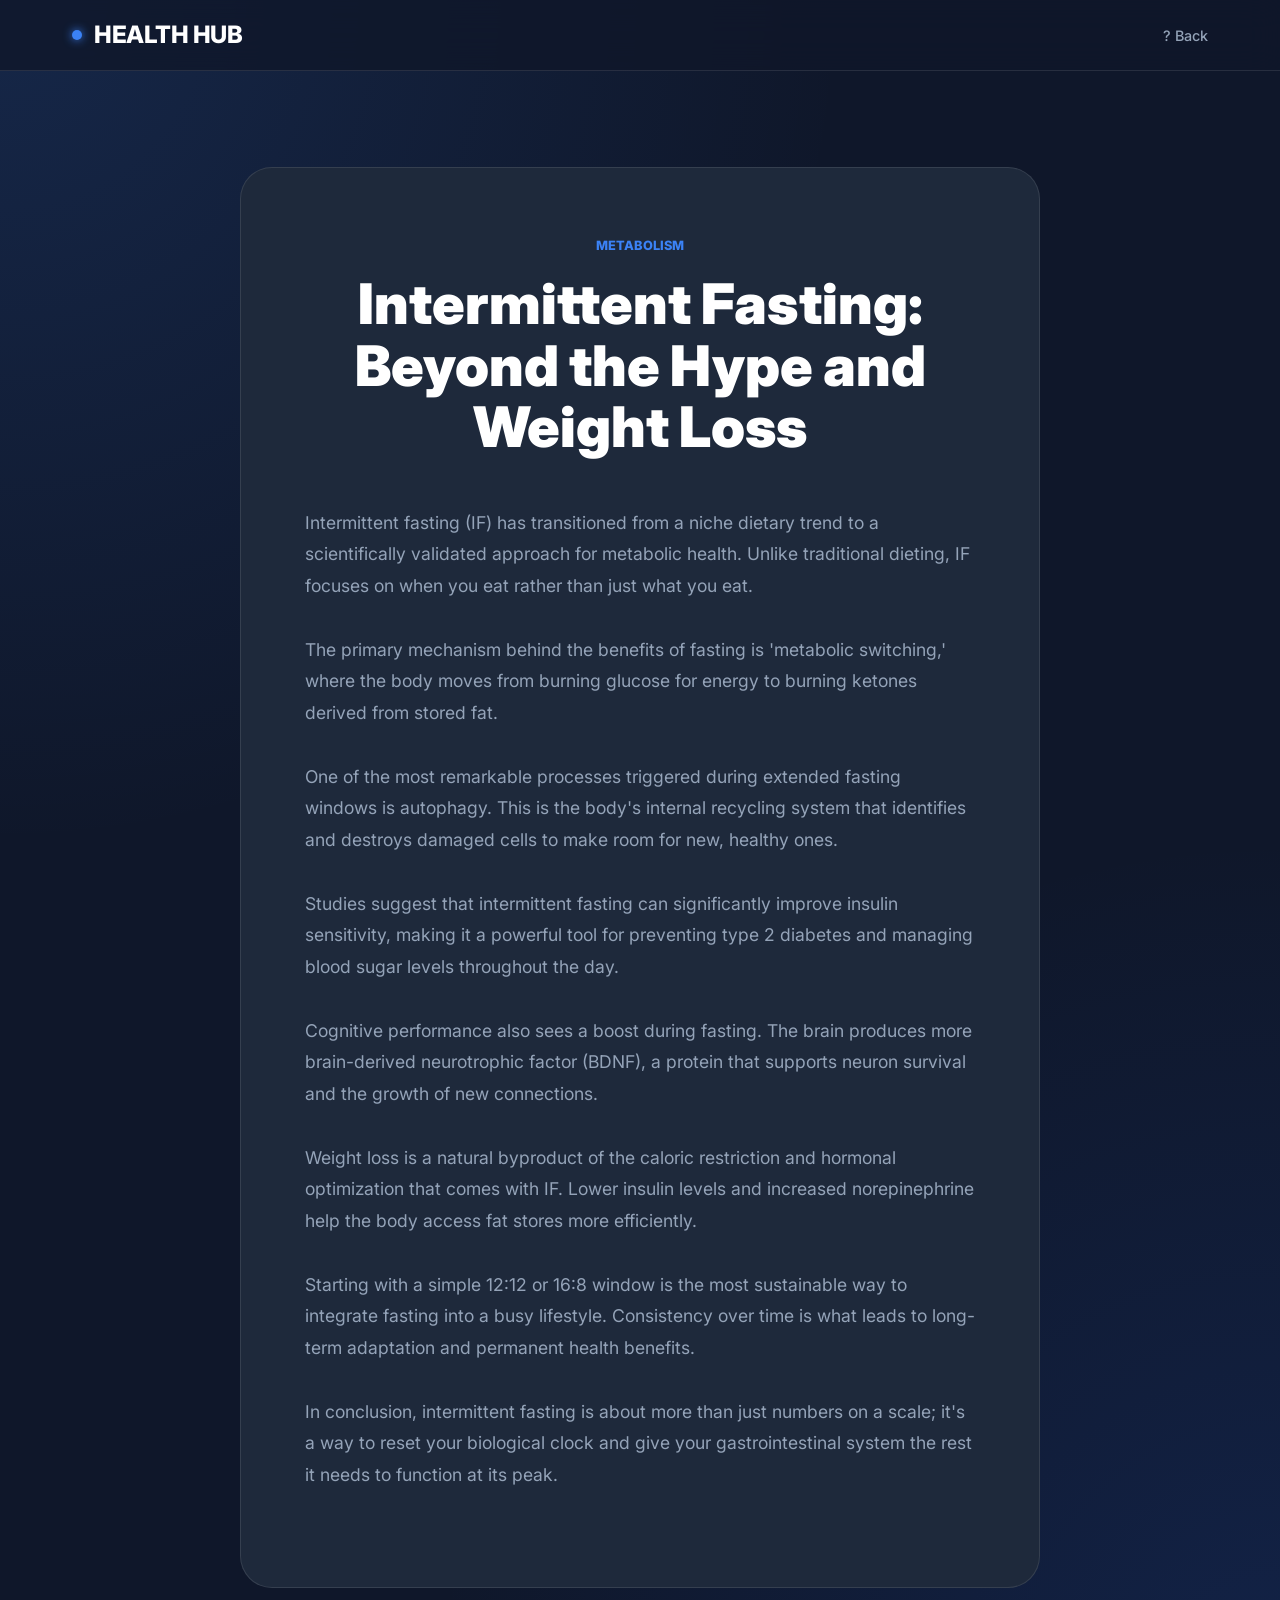
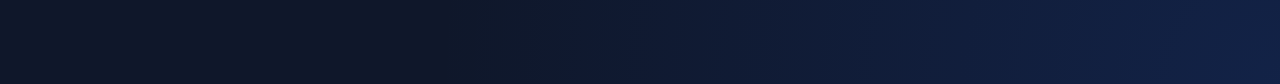
<file: articles/article1.html>
<!DOCTYPE html>
<html lang="en">
<head>
    
    <meta charset="UTF-8">
    <meta name="viewport" content="width=device-width, initial-scale=1.0">
    <title>Intermittent Fasting: Beyond the Hype and Weight Loss - Health Hub</title>
    <link rel="stylesheet" href="../style.css">
    <link href="https://fonts.googleapis.com/css2?family=Inter:wght@300;400;500;600;700;800;900&display=swap" rel="stylesheet">
</head>
<body style="min-height: 100vh; background-color: #0f172a; color: #f8fafc; font-family: 'Inter', sans-serif;">
    <nav class="navbar" style="position: sticky; top: 0; background: rgba(15, 23, 42, 0.8); backdrop-filter: blur(16px); padding: 1rem 0; border-bottom: 1px solid rgba(255,255,255,0.1); z-index: 1000;">
        <div class="nav-container" style="max-width: 1200px; margin: 0 auto; padding: 0 2rem; display: flex; justify-content: space-between; align-items: center;">
            <a href="../index.html" class="brand" style="color: #fff; text-decoration: none; font-weight: 800; display: flex; align-items: center; gap: 0.75rem;"><div class="brand-dot" style="width: 10px; height: 10px; background: #3b82f6; border-radius: 50%; box-shadow: 0 0 10px #3b82f6;"></div>HEALTH HUB</a>
            <div class="nav-links"><a href="../index.html" style="color: #94a3b8; text-decoration: none; font-size: 0.9rem; font-weight: 500;">? Back</a></div>
        </div>
    </nav>
    <main class="container" style="padding: 6rem 2rem;">
        <article style="max-width: 800px; margin: 0 auto; background: #1e293b; padding: 4rem; border-radius: 32px; border: 1px solid rgba(255,255,255,0.1);">
            <header style="margin-bottom: 3rem; text-align: center;">
                <span style="color: #3b82f6; font-size: 0.8rem; font-weight: 800; text-transform: uppercase;">Metabolism</span>
                <h1 style="font-size: 3.5rem; font-weight: 900; margin-top: 1rem; line-height: 1.1; color: #fff;">Intermittent Fasting: Beyond the Hype and Weight Loss</h1>
            </header>
            <div style="line-height: 1.8; color: #94a3b8; font-size: 1.1rem;">
                <p style='margin-bottom: 2rem;'>Intermittent fasting (IF) has transitioned from a niche dietary trend to a scientifically validated approach for metabolic health. Unlike traditional dieting, IF focuses on when you eat rather than just what you eat.</p>
<p style='margin-bottom: 2rem;'>The primary mechanism behind the benefits of fasting is 'metabolic switching,' where the body moves from burning glucose for energy to burning ketones derived from stored fat.</p>
<p style='margin-bottom: 2rem;'>One of the most remarkable processes triggered during extended fasting windows is autophagy. This is the body's internal recycling system that identifies and destroys damaged cells to make room for new, healthy ones.</p>
<p style='margin-bottom: 2rem;'>Studies suggest that intermittent fasting can significantly improve insulin sensitivity, making it a powerful tool for preventing type 2 diabetes and managing blood sugar levels throughout the day.</p>
<p style='margin-bottom: 2rem;'>Cognitive performance also sees a boost during fasting. The brain produces more brain-derived neurotrophic factor (BDNF), a protein that supports neuron survival and the growth of new connections.</p>
<p style='margin-bottom: 2rem;'>Weight loss is a natural byproduct of the caloric restriction and hormonal optimization that comes with IF. Lower insulin levels and increased norepinephrine help the body access fat stores more efficiently.</p>
<p style='margin-bottom: 2rem;'>Starting with a simple 12:12 or 16:8 window is the most sustainable way to integrate fasting into a busy lifestyle. Consistency over time is what leads to long-term adaptation and permanent health benefits.</p>
<p style='margin-bottom: 2rem;'>In conclusion, intermittent fasting is about more than just numbers on a scale; it's a way to reset your biological clock and give your gastrointestinal system the rest it needs to function at its peak.</p>

            </div>
        </article>
    </main>
    
</body>
</html>
</file>
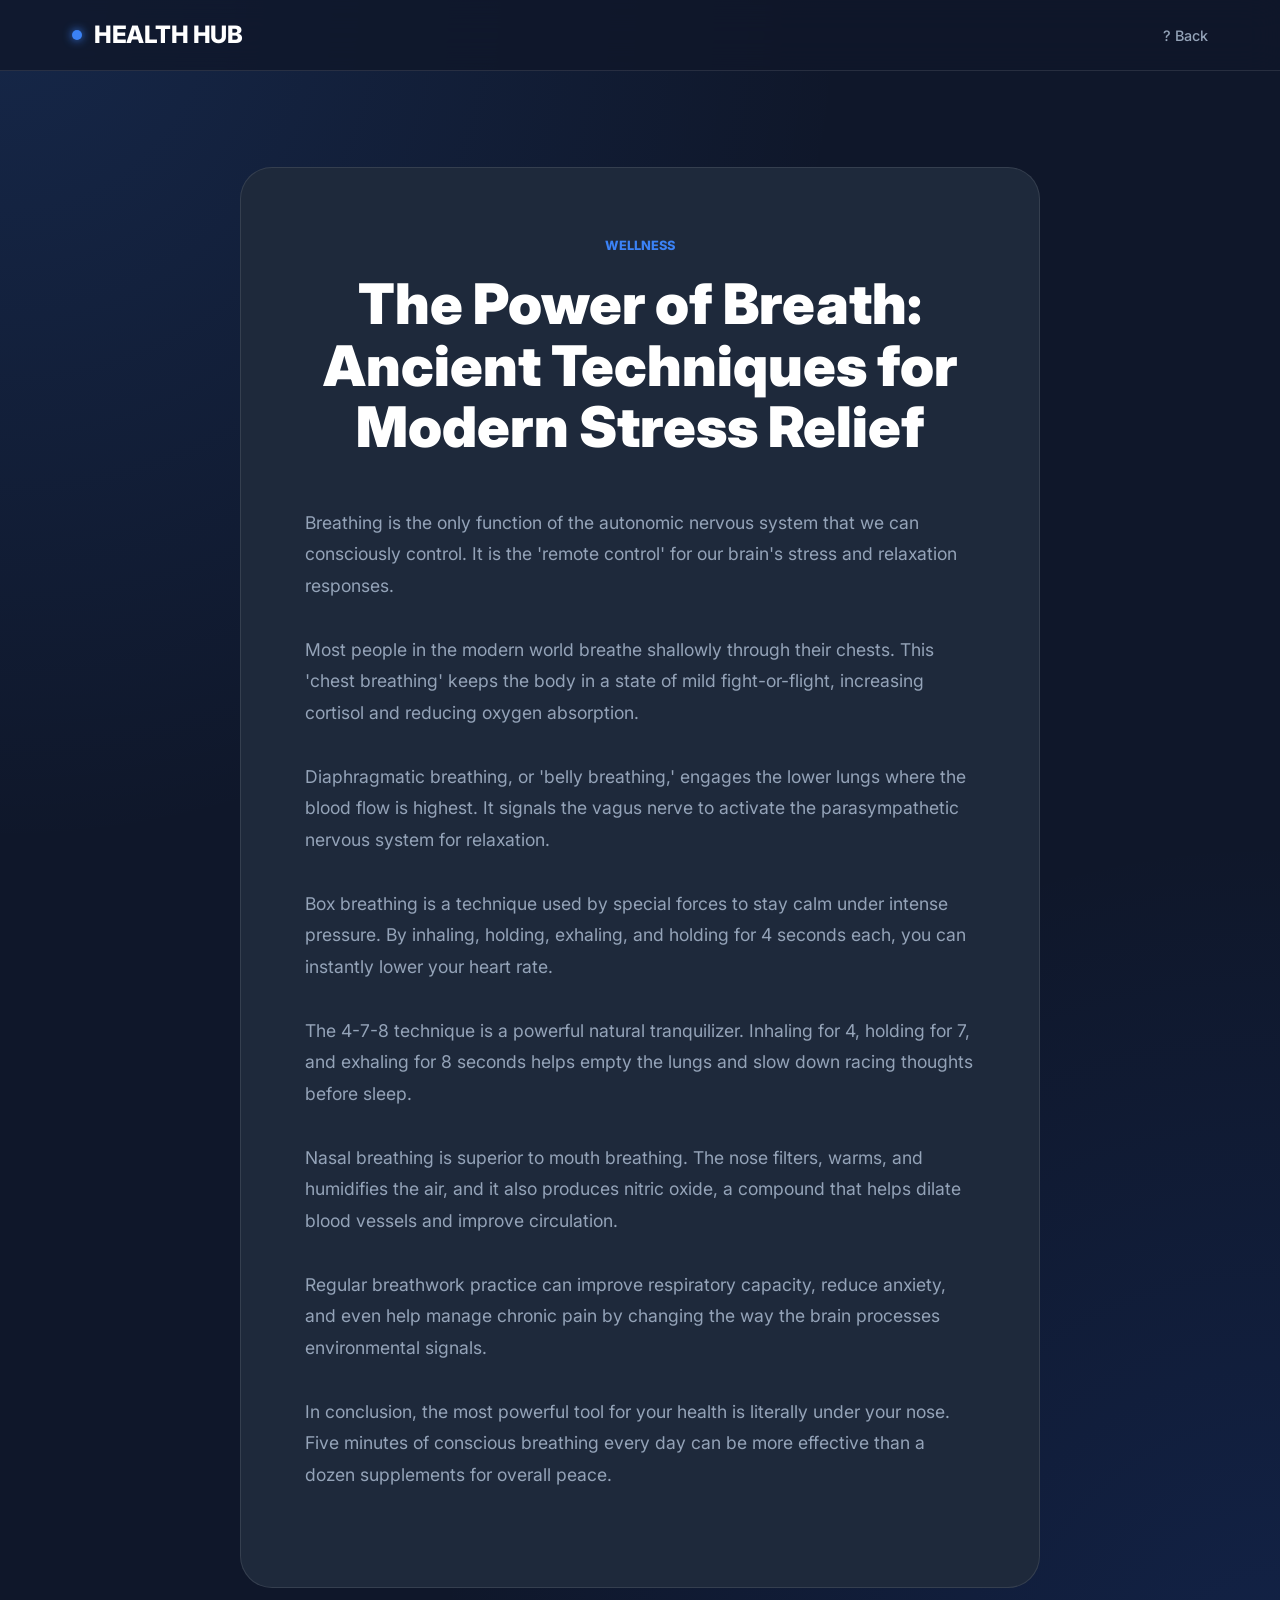
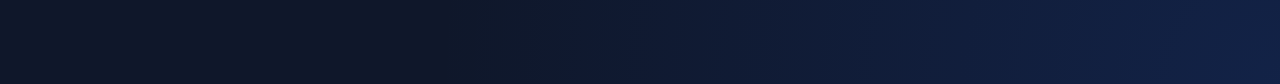
<file: articles/article10.html>
<!DOCTYPE html>
<html lang="en">
<head>
    
    <meta charset="UTF-8">
    <meta name="viewport" content="width=device-width, initial-scale=1.0">
    <title>The Power of Breath: Ancient Techniques for Modern Stress Relief - Health Hub</title>
    <link rel="stylesheet" href="../style.css">
    <link href="https://fonts.googleapis.com/css2?family=Inter:wght@300;400;500;600;700;800;900&display=swap" rel="stylesheet">
</head>
<body style="min-height: 100vh; background-color: #0f172a; color: #f8fafc; font-family: 'Inter', sans-serif;">
    <nav class="navbar" style="position: sticky; top: 0; background: rgba(15, 23, 42, 0.8); backdrop-filter: blur(16px); padding: 1rem 0; border-bottom: 1px solid rgba(255,255,255,0.1); z-index: 1000;">
        <div class="nav-container" style="max-width: 1200px; margin: 0 auto; padding: 0 2rem; display: flex; justify-content: space-between; align-items: center;">
            <a href="../index.html" class="brand" style="color: #fff; text-decoration: none; font-weight: 800; display: flex; align-items: center; gap: 0.75rem;"><div class="brand-dot" style="width: 10px; height: 10px; background: #3b82f6; border-radius: 50%; box-shadow: 0 0 10px #3b82f6;"></div>HEALTH HUB</a>
            <div class="nav-links"><a href="../index.html" style="color: #94a3b8; text-decoration: none; font-size: 0.9rem; font-weight: 500;">? Back</a></div>
        </div>
    </nav>
    <main class="container" style="padding: 6rem 2rem;">
        <article style="max-width: 800px; margin: 0 auto; background: #1e293b; padding: 4rem; border-radius: 32px; border: 1px solid rgba(255,255,255,0.1);">
            <header style="margin-bottom: 3rem; text-align: center;">
                <span style="color: #3b82f6; font-size: 0.8rem; font-weight: 800; text-transform: uppercase;">Wellness</span>
                <h1 style="font-size: 3.5rem; font-weight: 900; margin-top: 1rem; line-height: 1.1; color: #fff;">The Power of Breath: Ancient Techniques for Modern Stress Relief</h1>
            </header>
            <div style="line-height: 1.8; color: #94a3b8; font-size: 1.1rem;">
                <p style='margin-bottom: 2rem;'>Breathing is the only function of the autonomic nervous system that we can consciously control. It is the 'remote control' for our brain's stress and relaxation responses.</p>
<p style='margin-bottom: 2rem;'>Most people in the modern world breathe shallowly through their chests. This 'chest breathing' keeps the body in a state of mild fight-or-flight, increasing cortisol and reducing oxygen absorption.</p>
<p style='margin-bottom: 2rem;'>Diaphragmatic breathing, or 'belly breathing,' engages the lower lungs where the blood flow is highest. It signals the vagus nerve to activate the parasympathetic nervous system for relaxation.</p>
<p style='margin-bottom: 2rem;'>Box breathing is a technique used by special forces to stay calm under intense pressure. By inhaling, holding, exhaling, and holding for 4 seconds each, you can instantly lower your heart rate.</p>
<p style='margin-bottom: 2rem;'>The 4-7-8 technique is a powerful natural tranquilizer. Inhaling for 4, holding for 7, and exhaling for 8 seconds helps empty the lungs and slow down racing thoughts before sleep.</p>
<p style='margin-bottom: 2rem;'>Nasal breathing is superior to mouth breathing. The nose filters, warms, and humidifies the air, and it also produces nitric oxide, a compound that helps dilate blood vessels and improve circulation.</p>
<p style='margin-bottom: 2rem;'>Regular breathwork practice can improve respiratory capacity, reduce anxiety, and even help manage chronic pain by changing the way the brain processes environmental signals.</p>
<p style='margin-bottom: 2rem;'>In conclusion, the most powerful tool for your health is literally under your nose. Five minutes of conscious breathing every day can be more effective than a dozen supplements for overall peace.</p>

            </div>
        </article>
    </main>
    
</body>
</html>
</file>
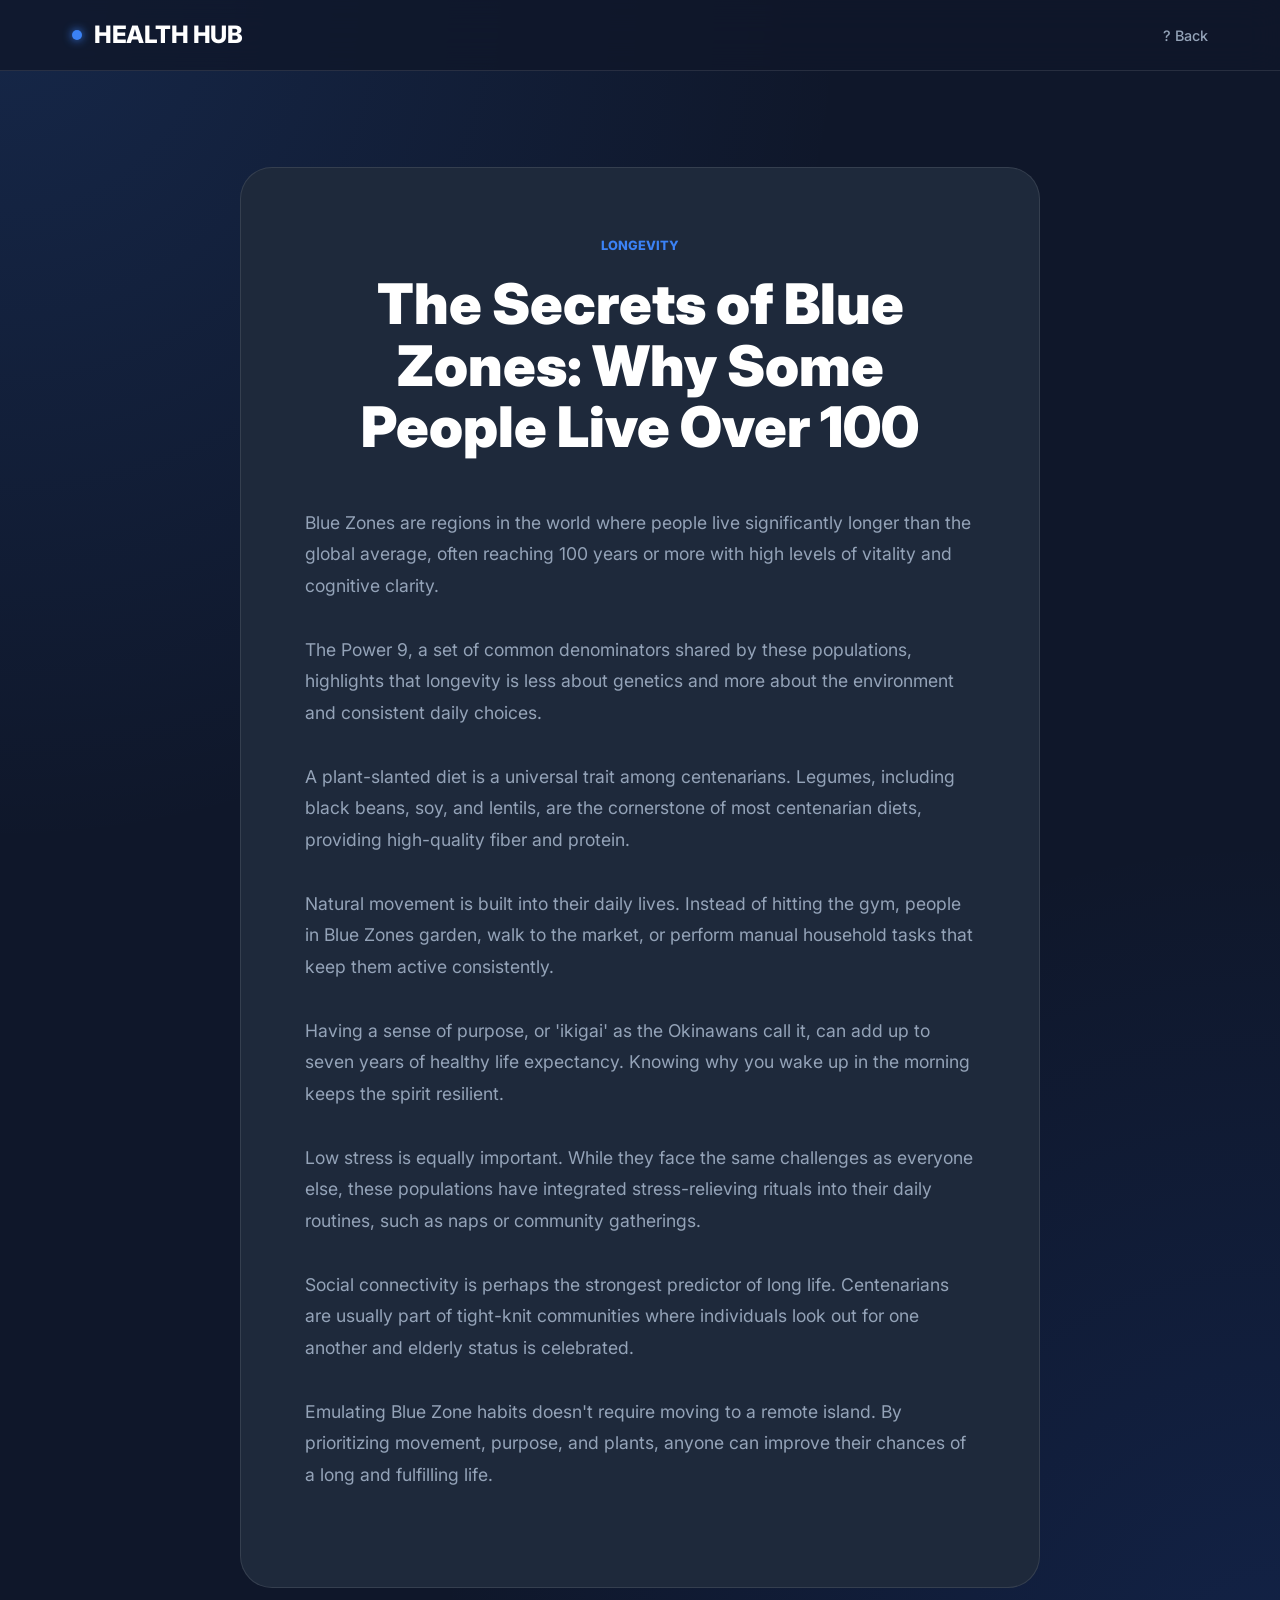
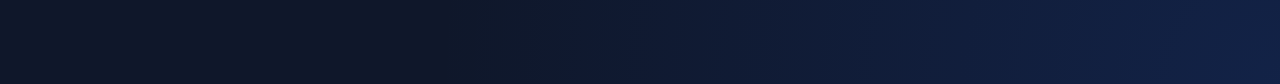
<file: articles/article2.html>
<!DOCTYPE html>
<html lang="en">
<head>
    
    <meta charset="UTF-8">
    <meta name="viewport" content="width=device-width, initial-scale=1.0">
    <title>The Secrets of Blue Zones: Why Some People Live Over 100 - Health Hub</title>
    <link rel="stylesheet" href="../style.css">
    <link href="https://fonts.googleapis.com/css2?family=Inter:wght@300;400;500;600;700;800;900&display=swap" rel="stylesheet">
</head>
<body style="min-height: 100vh; background-color: #0f172a; color: #f8fafc; font-family: 'Inter', sans-serif;">
    <nav class="navbar" style="position: sticky; top: 0; background: rgba(15, 23, 42, 0.8); backdrop-filter: blur(16px); padding: 1rem 0; border-bottom: 1px solid rgba(255,255,255,0.1); z-index: 1000;">
        <div class="nav-container" style="max-width: 1200px; margin: 0 auto; padding: 0 2rem; display: flex; justify-content: space-between; align-items: center;">
            <a href="../index.html" class="brand" style="color: #fff; text-decoration: none; font-weight: 800; display: flex; align-items: center; gap: 0.75rem;"><div class="brand-dot" style="width: 10px; height: 10px; background: #3b82f6; border-radius: 50%; box-shadow: 0 0 10px #3b82f6;"></div>HEALTH HUB</a>
            <div class="nav-links"><a href="../index.html" style="color: #94a3b8; text-decoration: none; font-size: 0.9rem; font-weight: 500;">? Back</a></div>
        </div>
    </nav>
    <main class="container" style="padding: 6rem 2rem;">
        <article style="max-width: 800px; margin: 0 auto; background: #1e293b; padding: 4rem; border-radius: 32px; border: 1px solid rgba(255,255,255,0.1);">
            <header style="margin-bottom: 3rem; text-align: center;">
                <span style="color: #3b82f6; font-size: 0.8rem; font-weight: 800; text-transform: uppercase;">Longevity</span>
                <h1 style="font-size: 3.5rem; font-weight: 900; margin-top: 1rem; line-height: 1.1; color: #fff;">The Secrets of Blue Zones: Why Some People Live Over 100</h1>
            </header>
            <div style="line-height: 1.8; color: #94a3b8; font-size: 1.1rem;">
                <p style='margin-bottom: 2rem;'>Blue Zones are regions in the world where people live significantly longer than the global average, often reaching 100 years or more with high levels of vitality and cognitive clarity.</p>
<p style='margin-bottom: 2rem;'>The Power 9, a set of common denominators shared by these populations, highlights that longevity is less about genetics and more about the environment and consistent daily choices.</p>
<p style='margin-bottom: 2rem;'>A plant-slanted diet is a universal trait among centenarians. Legumes, including black beans, soy, and lentils, are the cornerstone of most centenarian diets, providing high-quality fiber and protein.</p>
<p style='margin-bottom: 2rem;'>Natural movement is built into their daily lives. Instead of hitting the gym, people in Blue Zones garden, walk to the market, or perform manual household tasks that keep them active consistently.</p>
<p style='margin-bottom: 2rem;'>Having a sense of purpose, or 'ikigai' as the Okinawans call it, can add up to seven years of healthy life expectancy. Knowing why you wake up in the morning keeps the spirit resilient.</p>
<p style='margin-bottom: 2rem;'>Low stress is equally important. While they face the same challenges as everyone else, these populations have integrated stress-relieving rituals into their daily routines, such as naps or community gatherings.</p>
<p style='margin-bottom: 2rem;'>Social connectivity is perhaps the strongest predictor of long life. Centenarians are usually part of tight-knit communities where individuals look out for one another and elderly status is celebrated.</p>
<p style='margin-bottom: 2rem;'>Emulating Blue Zone habits doesn't require moving to a remote island. By prioritizing movement, purpose, and plants, anyone can improve their chances of a long and fulfilling life.</p>

            </div>
        </article>
    </main>
    
</body>
</html>
</file>
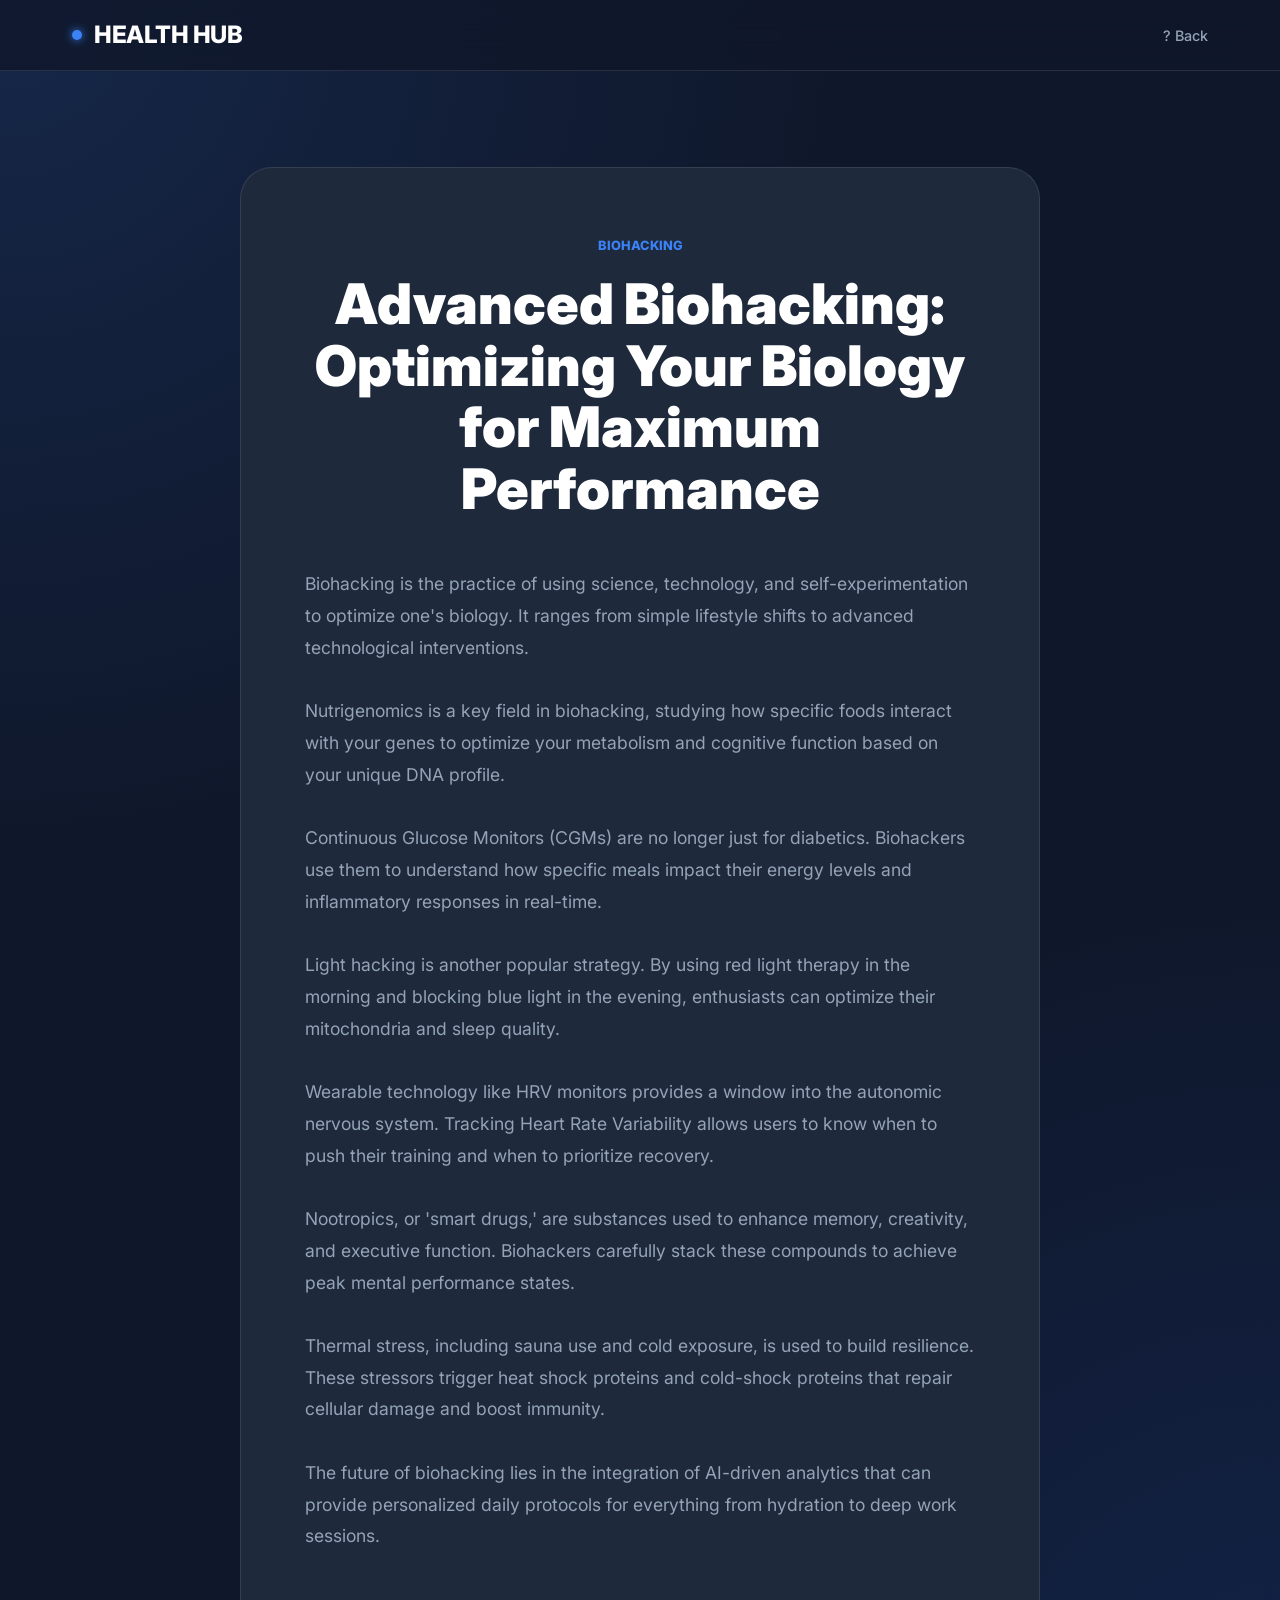
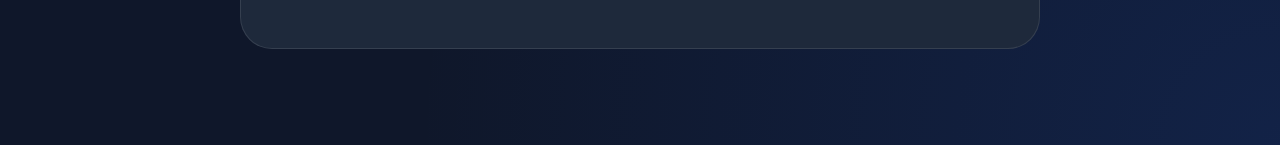
<file: articles/article3.html>
<!DOCTYPE html>
<html lang="en">
<head>
    
    <meta charset="UTF-8">
    <meta name="viewport" content="width=device-width, initial-scale=1.0">
    <title>Advanced Biohacking: Optimizing Your Biology for Maximum Performance - Health Hub</title>
    <link rel="stylesheet" href="../style.css">
    <link href="https://fonts.googleapis.com/css2?family=Inter:wght@300;400;500;600;700;800;900&display=swap" rel="stylesheet">
</head>
<body style="min-height: 100vh; background-color: #0f172a; color: #f8fafc; font-family: 'Inter', sans-serif;">
    <nav class="navbar" style="position: sticky; top: 0; background: rgba(15, 23, 42, 0.8); backdrop-filter: blur(16px); padding: 1rem 0; border-bottom: 1px solid rgba(255,255,255,0.1); z-index: 1000;">
        <div class="nav-container" style="max-width: 1200px; margin: 0 auto; padding: 0 2rem; display: flex; justify-content: space-between; align-items: center;">
            <a href="../index.html" class="brand" style="color: #fff; text-decoration: none; font-weight: 800; display: flex; align-items: center; gap: 0.75rem;"><div class="brand-dot" style="width: 10px; height: 10px; background: #3b82f6; border-radius: 50%; box-shadow: 0 0 10px #3b82f6;"></div>HEALTH HUB</a>
            <div class="nav-links"><a href="../index.html" style="color: #94a3b8; text-decoration: none; font-size: 0.9rem; font-weight: 500;">? Back</a></div>
        </div>
    </nav>
    <main class="container" style="padding: 6rem 2rem;">
        <article style="max-width: 800px; margin: 0 auto; background: #1e293b; padding: 4rem; border-radius: 32px; border: 1px solid rgba(255,255,255,0.1);">
            <header style="margin-bottom: 3rem; text-align: center;">
                <span style="color: #3b82f6; font-size: 0.8rem; font-weight: 800; text-transform: uppercase;">Biohacking</span>
                <h1 style="font-size: 3.5rem; font-weight: 900; margin-top: 1rem; line-height: 1.1; color: #fff;">Advanced Biohacking: Optimizing Your Biology for Maximum Performance</h1>
            </header>
            <div style="line-height: 1.8; color: #94a3b8; font-size: 1.1rem;">
                <p style='margin-bottom: 2rem;'>Biohacking is the practice of using science, technology, and self-experimentation to optimize one's biology. It ranges from simple lifestyle shifts to advanced technological interventions.</p>
<p style='margin-bottom: 2rem;'>Nutrigenomics is a key field in biohacking, studying how specific foods interact with your genes to optimize your metabolism and cognitive function based on your unique DNA profile.</p>
<p style='margin-bottom: 2rem;'>Continuous Glucose Monitors (CGMs) are no longer just for diabetics. Biohackers use them to understand how specific meals impact their energy levels and inflammatory responses in real-time.</p>
<p style='margin-bottom: 2rem;'>Light hacking is another popular strategy. By using red light therapy in the morning and blocking blue light in the evening, enthusiasts can optimize their mitochondria and sleep quality.</p>
<p style='margin-bottom: 2rem;'>Wearable technology like HRV monitors provides a window into the autonomic nervous system. Tracking Heart Rate Variability allows users to know when to push their training and when to prioritize recovery.</p>
<p style='margin-bottom: 2rem;'>Nootropics, or 'smart drugs,' are substances used to enhance memory, creativity, and executive function. Biohackers carefully stack these compounds to achieve peak mental performance states.</p>
<p style='margin-bottom: 2rem;'>Thermal stress, including sauna use and cold exposure, is used to build resilience. These stressors trigger heat shock proteins and cold-shock proteins that repair cellular damage and boost immunity.</p>
<p style='margin-bottom: 2rem;'>The future of biohacking lies in the integration of AI-driven analytics that can provide personalized daily protocols for everything from hydration to deep work sessions.</p>

            </div>
        </article>
    </main>
    
</body>
</html>
</file>
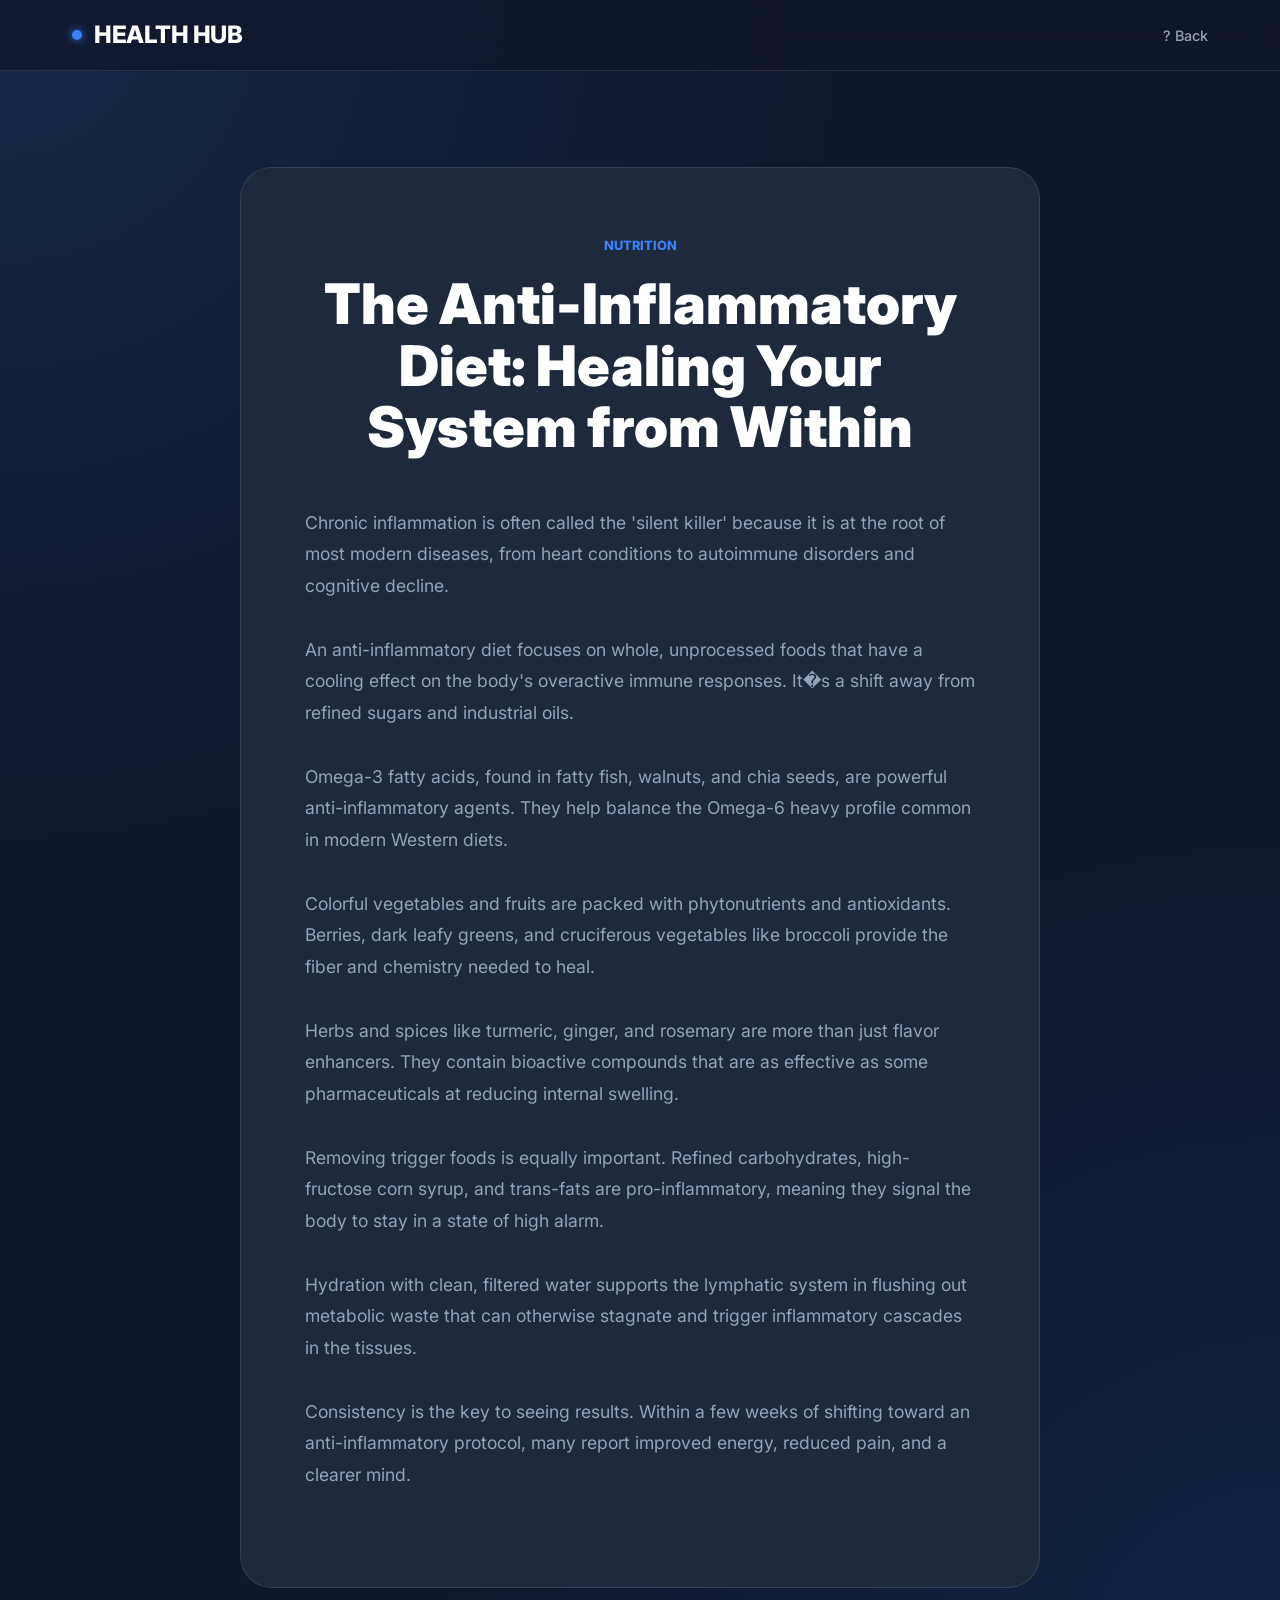
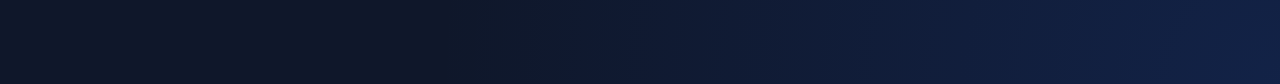
<file: articles/article4.html>
<!DOCTYPE html>
<html lang="en">
<head>
    
    <meta charset="UTF-8">
    <meta name="viewport" content="width=device-width, initial-scale=1.0">
    <title>The Anti-Inflammatory Diet: Healing Your System from Within - Health Hub</title>
    <link rel="stylesheet" href="../style.css">
    <link href="https://fonts.googleapis.com/css2?family=Inter:wght@300;400;500;600;700;800;900&display=swap" rel="stylesheet">
</head>
<body style="min-height: 100vh; background-color: #0f172a; color: #f8fafc; font-family: 'Inter', sans-serif;">
    <nav class="navbar" style="position: sticky; top: 0; background: rgba(15, 23, 42, 0.8); backdrop-filter: blur(16px); padding: 1rem 0; border-bottom: 1px solid rgba(255,255,255,0.1); z-index: 1000;">
        <div class="nav-container" style="max-width: 1200px; margin: 0 auto; padding: 0 2rem; display: flex; justify-content: space-between; align-items: center;">
            <a href="../index.html" class="brand" style="color: #fff; text-decoration: none; font-weight: 800; display: flex; align-items: center; gap: 0.75rem;"><div class="brand-dot" style="width: 10px; height: 10px; background: #3b82f6; border-radius: 50%; box-shadow: 0 0 10px #3b82f6;"></div>HEALTH HUB</a>
            <div class="nav-links"><a href="../index.html" style="color: #94a3b8; text-decoration: none; font-size: 0.9rem; font-weight: 500;">? Back</a></div>
        </div>
    </nav>
    <main class="container" style="padding: 6rem 2rem;">
        <article style="max-width: 800px; margin: 0 auto; background: #1e293b; padding: 4rem; border-radius: 32px; border: 1px solid rgba(255,255,255,0.1);">
            <header style="margin-bottom: 3rem; text-align: center;">
                <span style="color: #3b82f6; font-size: 0.8rem; font-weight: 800; text-transform: uppercase;">Nutrition</span>
                <h1 style="font-size: 3.5rem; font-weight: 900; margin-top: 1rem; line-height: 1.1; color: #fff;">The Anti-Inflammatory Diet: Healing Your System from Within</h1>
            </header>
            <div style="line-height: 1.8; color: #94a3b8; font-size: 1.1rem;">
                <p style='margin-bottom: 2rem;'>Chronic inflammation is often called the 'silent killer' because it is at the root of most modern diseases, from heart conditions to autoimmune disorders and cognitive decline.</p>
<p style='margin-bottom: 2rem;'>An anti-inflammatory diet focuses on whole, unprocessed foods that have a cooling effect on the body's overactive immune responses. It�s a shift away from refined sugars and industrial oils.</p>
<p style='margin-bottom: 2rem;'>Omega-3 fatty acids, found in fatty fish, walnuts, and chia seeds, are powerful anti-inflammatory agents. They help balance the Omega-6 heavy profile common in modern Western diets.</p>
<p style='margin-bottom: 2rem;'>Colorful vegetables and fruits are packed with phytonutrients and antioxidants. Berries, dark leafy greens, and cruciferous vegetables like broccoli provide the fiber and chemistry needed to heal.</p>
<p style='margin-bottom: 2rem;'>Herbs and spices like turmeric, ginger, and rosemary are more than just flavor enhancers. They contain bioactive compounds that are as effective as some pharmaceuticals at reducing internal swelling.</p>
<p style='margin-bottom: 2rem;'>Removing trigger foods is equally important. Refined carbohydrates, high-fructose corn syrup, and trans-fats are pro-inflammatory, meaning they signal the body to stay in a state of high alarm.</p>
<p style='margin-bottom: 2rem;'>Hydration with clean, filtered water supports the lymphatic system in flushing out metabolic waste that can otherwise stagnate and trigger inflammatory cascades in the tissues.</p>
<p style='margin-bottom: 2rem;'>Consistency is the key to seeing results. Within a few weeks of shifting toward an anti-inflammatory protocol, many report improved energy, reduced pain, and a clearer mind.</p>

            </div>
        </article>
    </main>
    
</body>
</html>
</file>
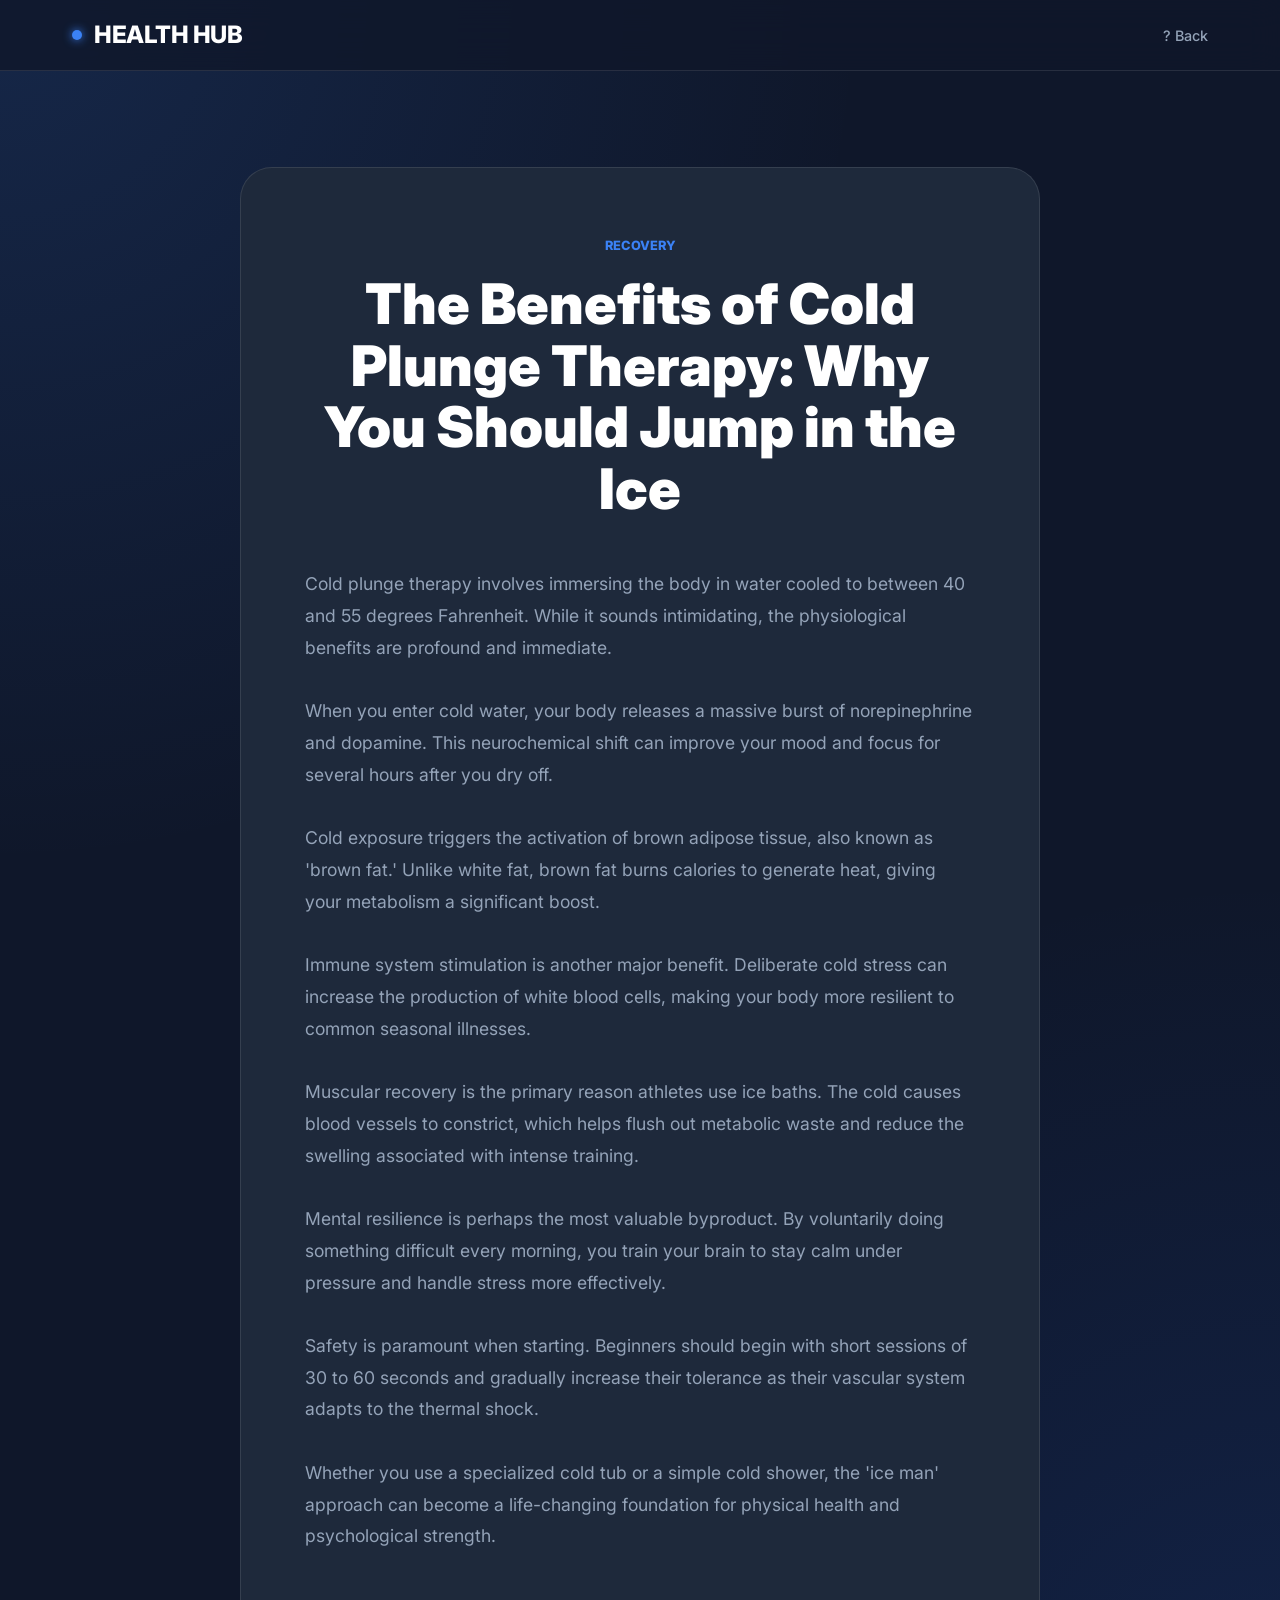
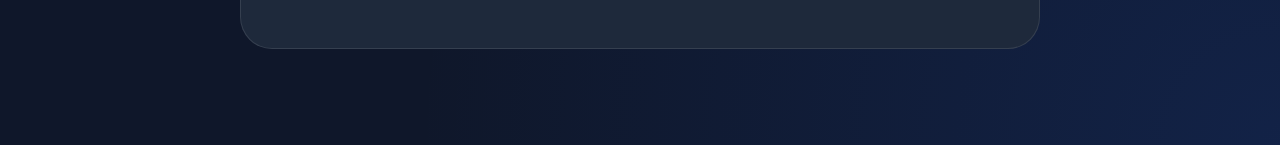
<file: articles/article5.html>
<!DOCTYPE html>
<html lang="en">
<head>
    
    <meta charset="UTF-8">
    <meta name="viewport" content="width=device-width, initial-scale=1.0">
    <title>The Benefits of Cold Plunge Therapy: Why You Should Jump in the Ice - Health Hub</title>
    <link rel="stylesheet" href="../style.css">
    <link href="https://fonts.googleapis.com/css2?family=Inter:wght@300;400;500;600;700;800;900&display=swap" rel="stylesheet">
</head>
<body style="min-height: 100vh; background-color: #0f172a; color: #f8fafc; font-family: 'Inter', sans-serif;">
    <nav class="navbar" style="position: sticky; top: 0; background: rgba(15, 23, 42, 0.8); backdrop-filter: blur(16px); padding: 1rem 0; border-bottom: 1px solid rgba(255,255,255,0.1); z-index: 1000;">
        <div class="nav-container" style="max-width: 1200px; margin: 0 auto; padding: 0 2rem; display: flex; justify-content: space-between; align-items: center;">
            <a href="../index.html" class="brand" style="color: #fff; text-decoration: none; font-weight: 800; display: flex; align-items: center; gap: 0.75rem;"><div class="brand-dot" style="width: 10px; height: 10px; background: #3b82f6; border-radius: 50%; box-shadow: 0 0 10px #3b82f6;"></div>HEALTH HUB</a>
            <div class="nav-links"><a href="../index.html" style="color: #94a3b8; text-decoration: none; font-size: 0.9rem; font-weight: 500;">? Back</a></div>
        </div>
    </nav>
    <main class="container" style="padding: 6rem 2rem;">
        <article style="max-width: 800px; margin: 0 auto; background: #1e293b; padding: 4rem; border-radius: 32px; border: 1px solid rgba(255,255,255,0.1);">
            <header style="margin-bottom: 3rem; text-align: center;">
                <span style="color: #3b82f6; font-size: 0.8rem; font-weight: 800; text-transform: uppercase;">Recovery</span>
                <h1 style="font-size: 3.5rem; font-weight: 900; margin-top: 1rem; line-height: 1.1; color: #fff;">The Benefits of Cold Plunge Therapy: Why You Should Jump in the Ice</h1>
            </header>
            <div style="line-height: 1.8; color: #94a3b8; font-size: 1.1rem;">
                <p style='margin-bottom: 2rem;'>Cold plunge therapy involves immersing the body in water cooled to between 40 and 55 degrees Fahrenheit. While it sounds intimidating, the physiological benefits are profound and immediate.</p>
<p style='margin-bottom: 2rem;'>When you enter cold water, your body releases a massive burst of norepinephrine and dopamine. This neurochemical shift can improve your mood and focus for several hours after you dry off.</p>
<p style='margin-bottom: 2rem;'>Cold exposure triggers the activation of brown adipose tissue, also known as 'brown fat.' Unlike white fat, brown fat burns calories to generate heat, giving your metabolism a significant boost.</p>
<p style='margin-bottom: 2rem;'>Immune system stimulation is another major benefit. Deliberate cold stress can increase the production of white blood cells, making your body more resilient to common seasonal illnesses.</p>
<p style='margin-bottom: 2rem;'>Muscular recovery is the primary reason athletes use ice baths. The cold causes blood vessels to constrict, which helps flush out metabolic waste and reduce the swelling associated with intense training.</p>
<p style='margin-bottom: 2rem;'>Mental resilience is perhaps the most valuable byproduct. By voluntarily doing something difficult every morning, you train your brain to stay calm under pressure and handle stress more effectively.</p>
<p style='margin-bottom: 2rem;'>Safety is paramount when starting. Beginners should begin with short sessions of 30 to 60 seconds and gradually increase their tolerance as their vascular system adapts to the thermal shock.</p>
<p style='margin-bottom: 2rem;'>Whether you use a specialized cold tub or a simple cold shower, the 'ice man' approach can become a life-changing foundation for physical health and psychological strength.</p>

            </div>
        </article>
    </main>
    
</body>
</html>
</file>
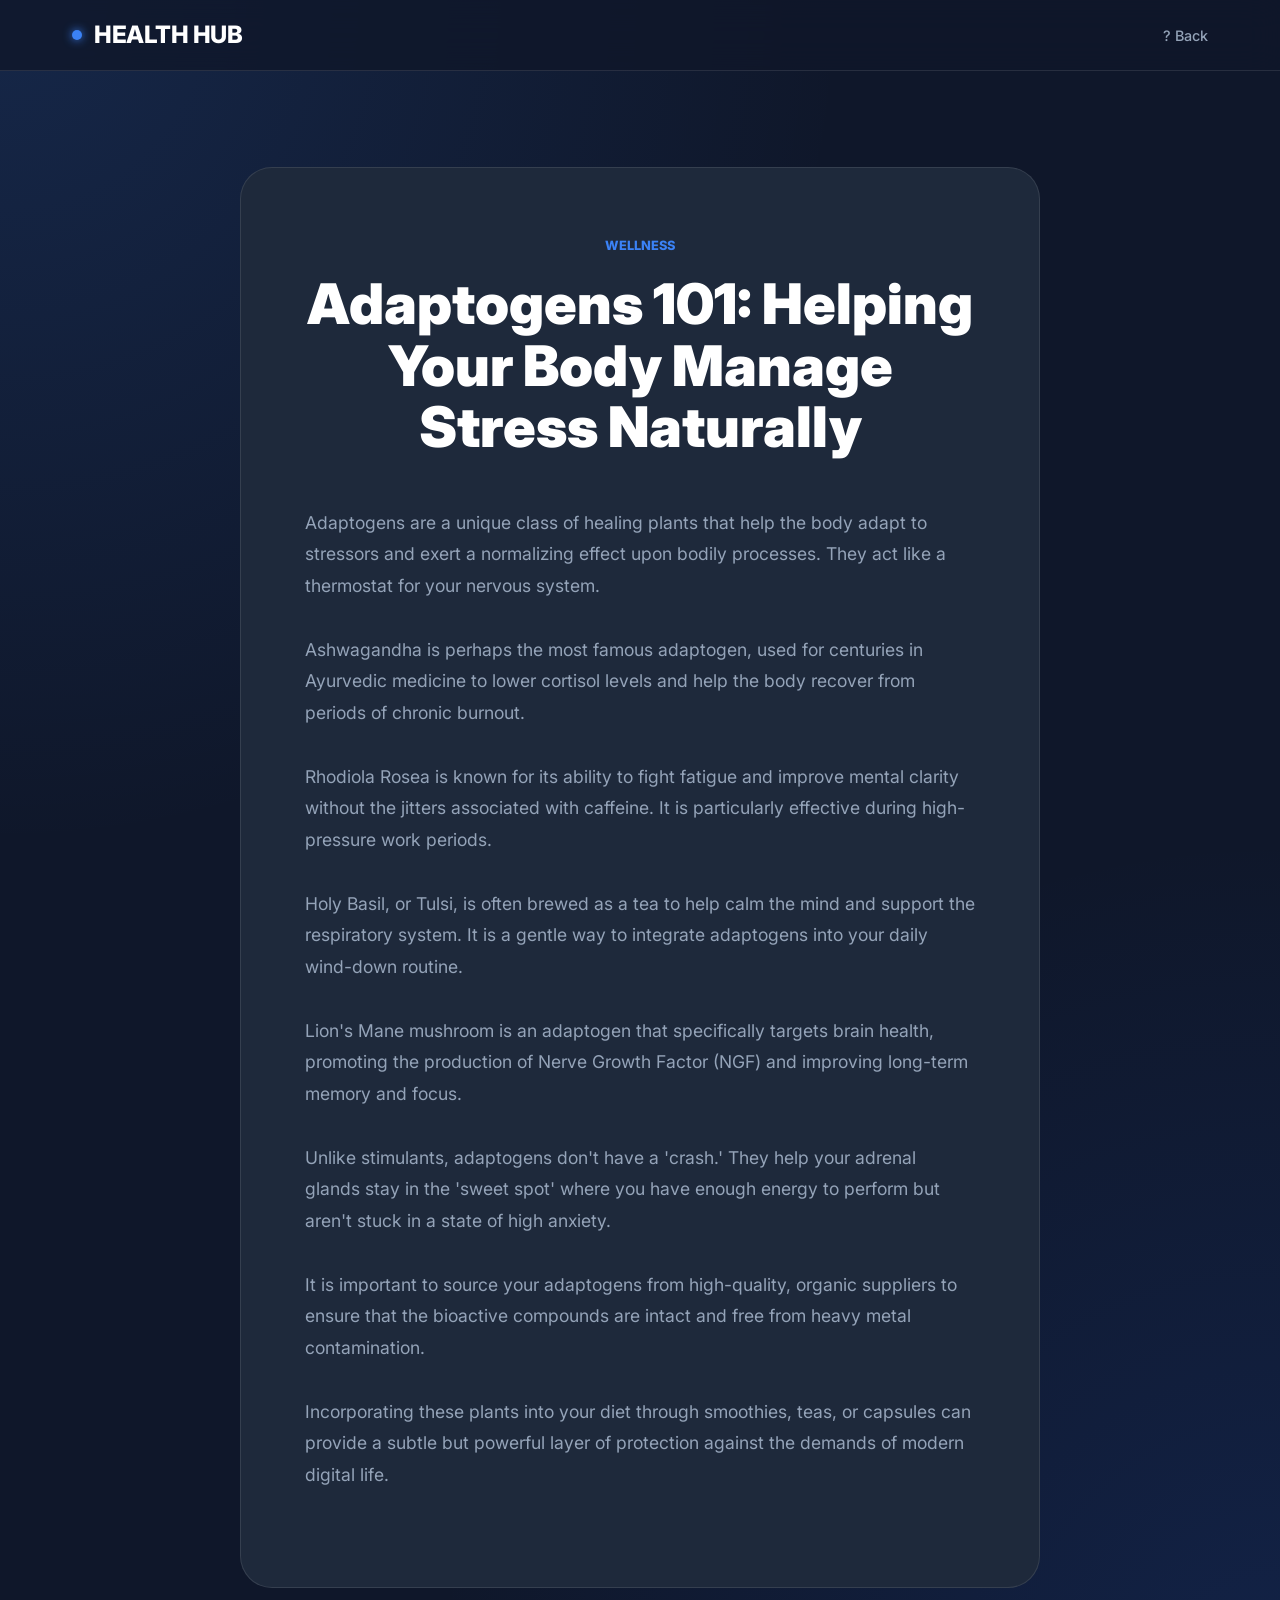
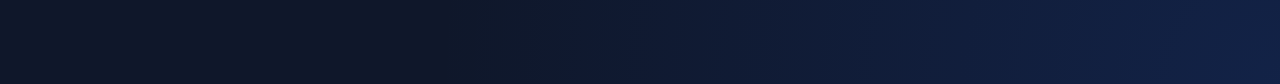
<file: articles/article6.html>
<!DOCTYPE html>
<html lang="en">
<head>
    
    <meta charset="UTF-8">
    <meta name="viewport" content="width=device-width, initial-scale=1.0">
    <title>Adaptogens 101: Helping Your Body Manage Stress Naturally - Health Hub</title>
    <link rel="stylesheet" href="../style.css">
    <link href="https://fonts.googleapis.com/css2?family=Inter:wght@300;400;500;600;700;800;900&display=swap" rel="stylesheet">
</head>
<body style="min-height: 100vh; background-color: #0f172a; color: #f8fafc; font-family: 'Inter', sans-serif;">
    <nav class="navbar" style="position: sticky; top: 0; background: rgba(15, 23, 42, 0.8); backdrop-filter: blur(16px); padding: 1rem 0; border-bottom: 1px solid rgba(255,255,255,0.1); z-index: 1000;">
        <div class="nav-container" style="max-width: 1200px; margin: 0 auto; padding: 0 2rem; display: flex; justify-content: space-between; align-items: center;">
            <a href="../index.html" class="brand" style="color: #fff; text-decoration: none; font-weight: 800; display: flex; align-items: center; gap: 0.75rem;"><div class="brand-dot" style="width: 10px; height: 10px; background: #3b82f6; border-radius: 50%; box-shadow: 0 0 10px #3b82f6;"></div>HEALTH HUB</a>
            <div class="nav-links"><a href="../index.html" style="color: #94a3b8; text-decoration: none; font-size: 0.9rem; font-weight: 500;">? Back</a></div>
        </div>
    </nav>
    <main class="container" style="padding: 6rem 2rem;">
        <article style="max-width: 800px; margin: 0 auto; background: #1e293b; padding: 4rem; border-radius: 32px; border: 1px solid rgba(255,255,255,0.1);">
            <header style="margin-bottom: 3rem; text-align: center;">
                <span style="color: #3b82f6; font-size: 0.8rem; font-weight: 800; text-transform: uppercase;">Wellness</span>
                <h1 style="font-size: 3.5rem; font-weight: 900; margin-top: 1rem; line-height: 1.1; color: #fff;">Adaptogens 101: Helping Your Body Manage Stress Naturally</h1>
            </header>
            <div style="line-height: 1.8; color: #94a3b8; font-size: 1.1rem;">
                <p style='margin-bottom: 2rem;'>Adaptogens are a unique class of healing plants that help the body adapt to stressors and exert a normalizing effect upon bodily processes. They act like a thermostat for your nervous system.</p>
<p style='margin-bottom: 2rem;'>Ashwagandha is perhaps the most famous adaptogen, used for centuries in Ayurvedic medicine to lower cortisol levels and help the body recover from periods of chronic burnout.</p>
<p style='margin-bottom: 2rem;'>Rhodiola Rosea is known for its ability to fight fatigue and improve mental clarity without the jitters associated with caffeine. It is particularly effective during high-pressure work periods.</p>
<p style='margin-bottom: 2rem;'>Holy Basil, or Tulsi, is often brewed as a tea to help calm the mind and support the respiratory system. It is a gentle way to integrate adaptogens into your daily wind-down routine.</p>
<p style='margin-bottom: 2rem;'>Lion's Mane mushroom is an adaptogen that specifically targets brain health, promoting the production of Nerve Growth Factor (NGF) and improving long-term memory and focus.</p>
<p style='margin-bottom: 2rem;'>Unlike stimulants, adaptogens don't have a 'crash.' They help your adrenal glands stay in the 'sweet spot' where you have enough energy to perform but aren't stuck in a state of high anxiety.</p>
<p style='margin-bottom: 2rem;'>It is important to source your adaptogens from high-quality, organic suppliers to ensure that the bioactive compounds are intact and free from heavy metal contamination.</p>
<p style='margin-bottom: 2rem;'>Incorporating these plants into your diet through smoothies, teas, or capsules can provide a subtle but powerful layer of protection against the demands of modern digital life.</p>

            </div>
        </article>
    </main>
    
</body>
</html>
</file>
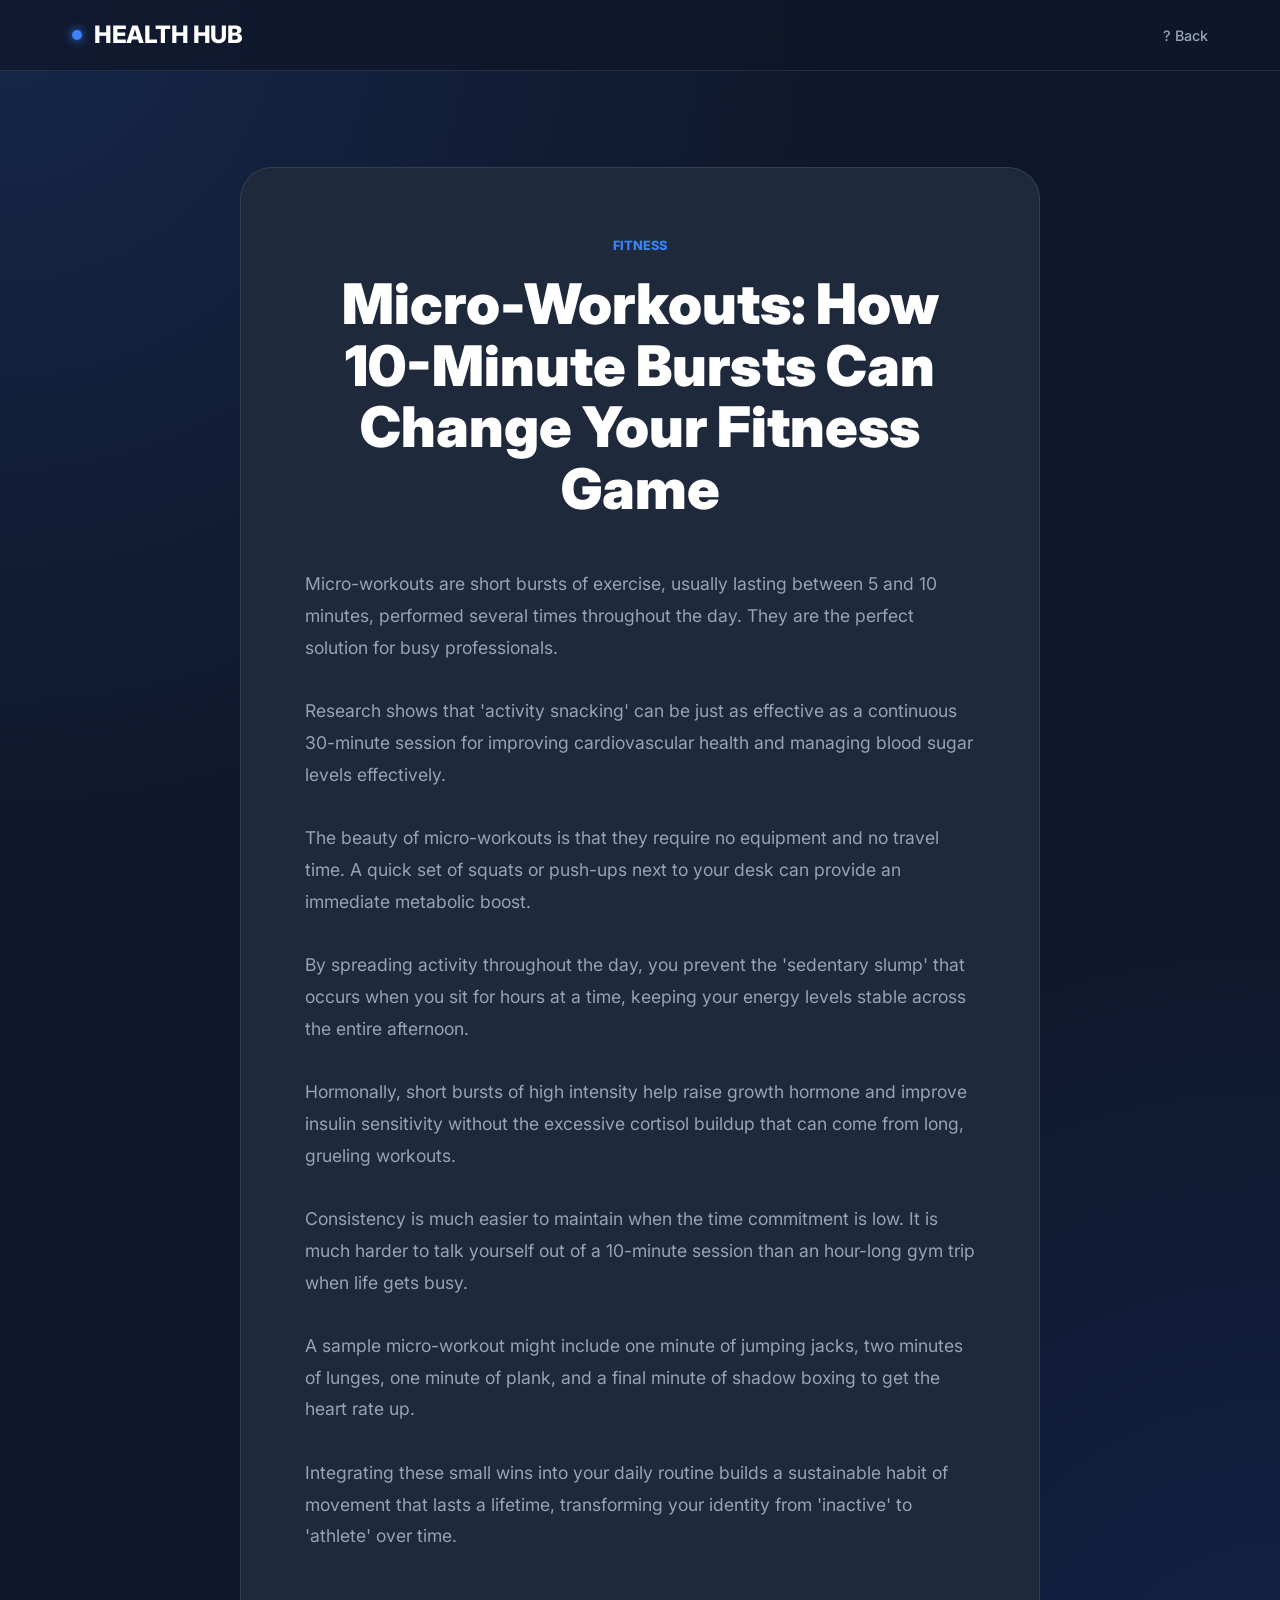
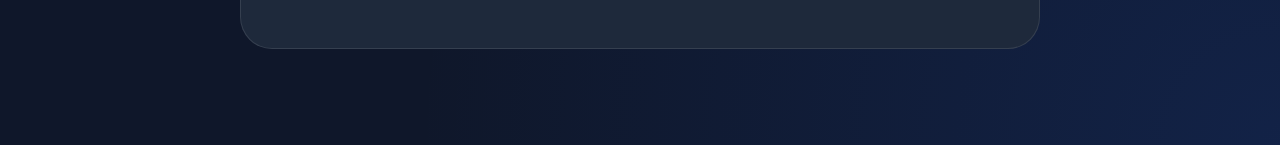
<file: articles/article7.html>
<!DOCTYPE html>
<html lang="en">
<head>
    
    <meta charset="UTF-8">
    <meta name="viewport" content="width=device-width, initial-scale=1.0">
    <title>Micro-Workouts: How 10-Minute Bursts Can Change Your Fitness Game - Health Hub</title>
    <link rel="stylesheet" href="../style.css">
    <link href="https://fonts.googleapis.com/css2?family=Inter:wght@300;400;500;600;700;800;900&display=swap" rel="stylesheet">
</head>
<body style="min-height: 100vh; background-color: #0f172a; color: #f8fafc; font-family: 'Inter', sans-serif;">
    <nav class="navbar" style="position: sticky; top: 0; background: rgba(15, 23, 42, 0.8); backdrop-filter: blur(16px); padding: 1rem 0; border-bottom: 1px solid rgba(255,255,255,0.1); z-index: 1000;">
        <div class="nav-container" style="max-width: 1200px; margin: 0 auto; padding: 0 2rem; display: flex; justify-content: space-between; align-items: center;">
            <a href="../index.html" class="brand" style="color: #fff; text-decoration: none; font-weight: 800; display: flex; align-items: center; gap: 0.75rem;"><div class="brand-dot" style="width: 10px; height: 10px; background: #3b82f6; border-radius: 50%; box-shadow: 0 0 10px #3b82f6;"></div>HEALTH HUB</a>
            <div class="nav-links"><a href="../index.html" style="color: #94a3b8; text-decoration: none; font-size: 0.9rem; font-weight: 500;">? Back</a></div>
        </div>
    </nav>
    <main class="container" style="padding: 6rem 2rem;">
        <article style="max-width: 800px; margin: 0 auto; background: #1e293b; padding: 4rem; border-radius: 32px; border: 1px solid rgba(255,255,255,0.1);">
            <header style="margin-bottom: 3rem; text-align: center;">
                <span style="color: #3b82f6; font-size: 0.8rem; font-weight: 800; text-transform: uppercase;">Fitness</span>
                <h1 style="font-size: 3.5rem; font-weight: 900; margin-top: 1rem; line-height: 1.1; color: #fff;">Micro-Workouts: How 10-Minute Bursts Can Change Your Fitness Game</h1>
            </header>
            <div style="line-height: 1.8; color: #94a3b8; font-size: 1.1rem;">
                <p style='margin-bottom: 2rem;'>Micro-workouts are short bursts of exercise, usually lasting between 5 and 10 minutes, performed several times throughout the day. They are the perfect solution for busy professionals.</p>
<p style='margin-bottom: 2rem;'>Research shows that 'activity snacking' can be just as effective as a continuous 30-minute session for improving cardiovascular health and managing blood sugar levels effectively.</p>
<p style='margin-bottom: 2rem;'>The beauty of micro-workouts is that they require no equipment and no travel time. A quick set of squats or push-ups next to your desk can provide an immediate metabolic boost.</p>
<p style='margin-bottom: 2rem;'>By spreading activity throughout the day, you prevent the 'sedentary slump' that occurs when you sit for hours at a time, keeping your energy levels stable across the entire afternoon.</p>
<p style='margin-bottom: 2rem;'>Hormonally, short bursts of high intensity help raise growth hormone and improve insulin sensitivity without the excessive cortisol buildup that can come from long, grueling workouts.</p>
<p style='margin-bottom: 2rem;'>Consistency is much easier to maintain when the time commitment is low. It is much harder to talk yourself out of a 10-minute session than an hour-long gym trip when life gets busy.</p>
<p style='margin-bottom: 2rem;'>A sample micro-workout might include one minute of jumping jacks, two minutes of lunges, one minute of plank, and a final minute of shadow boxing to get the heart rate up.</p>
<p style='margin-bottom: 2rem;'>Integrating these small wins into your daily routine builds a sustainable habit of movement that lasts a lifetime, transforming your identity from 'inactive' to 'athlete' over time.</p>

            </div>
        </article>
    </main>
    
</body>
</html>
</file>
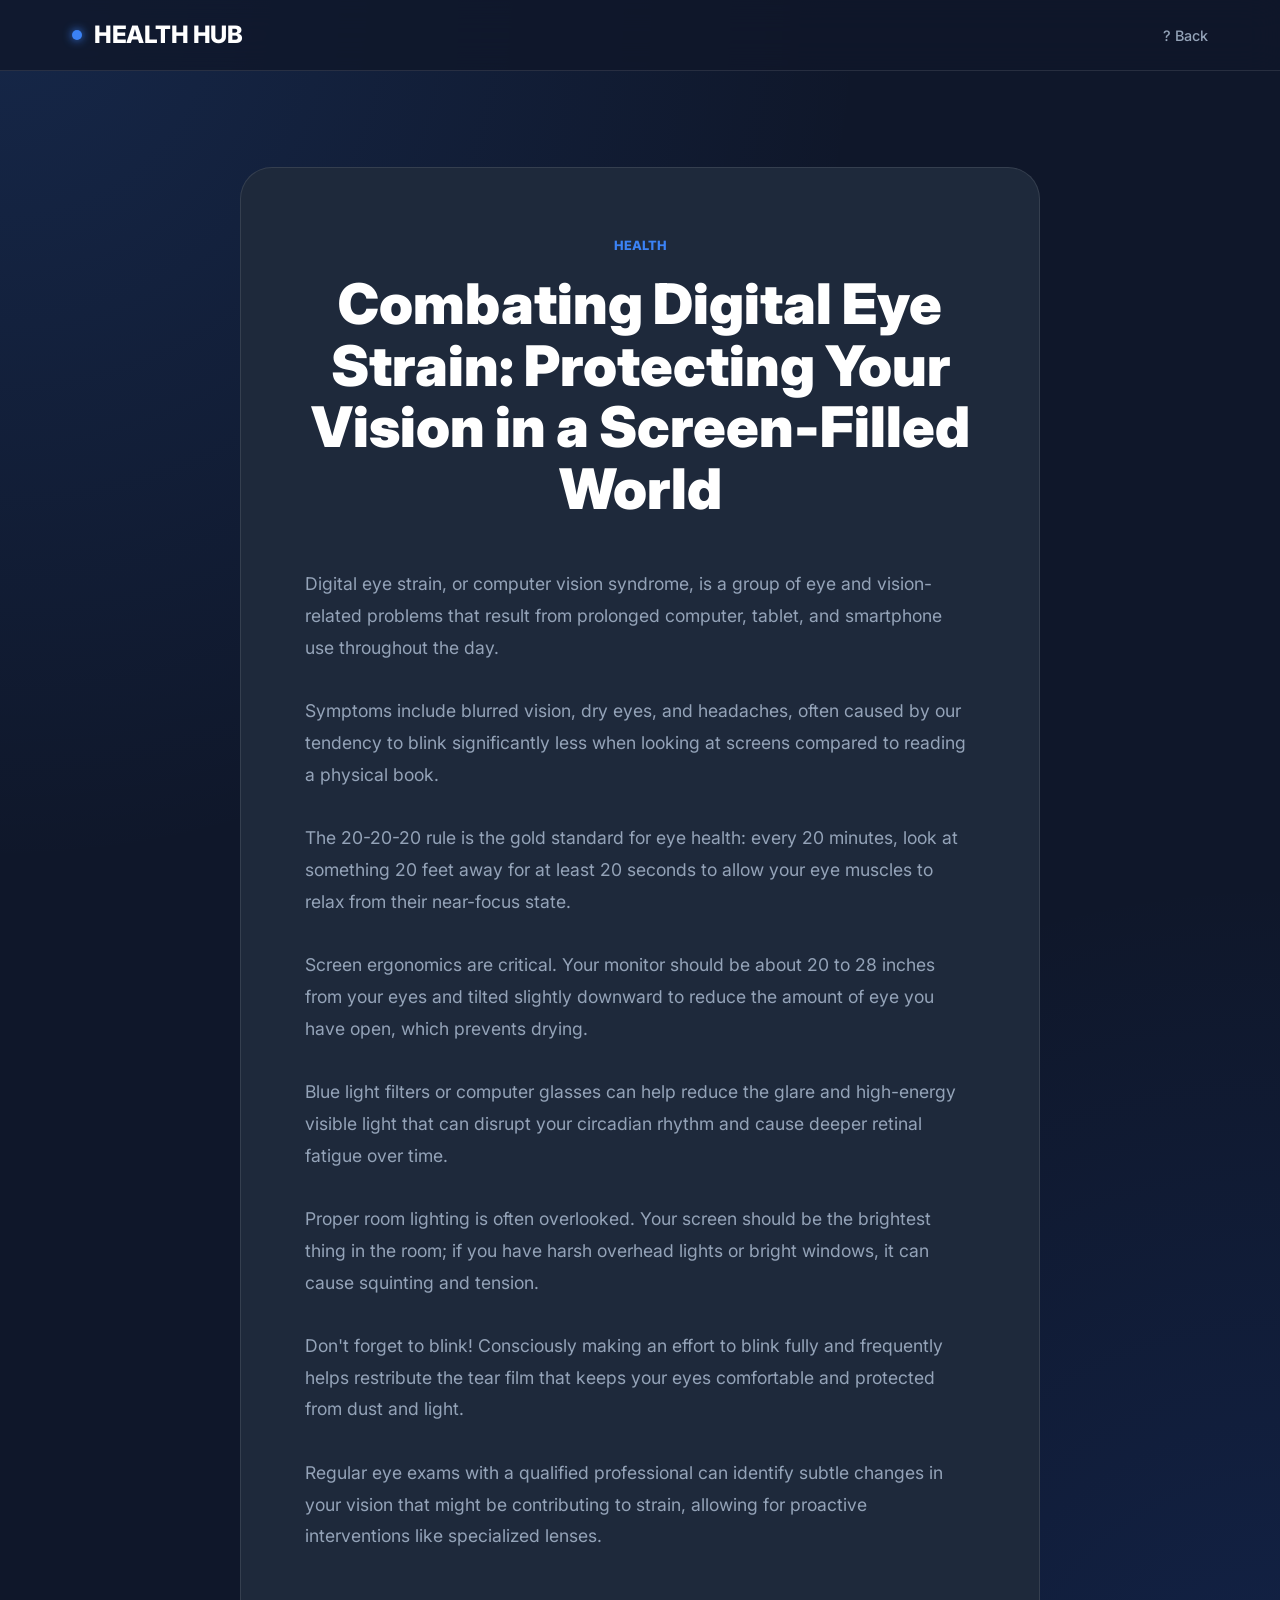
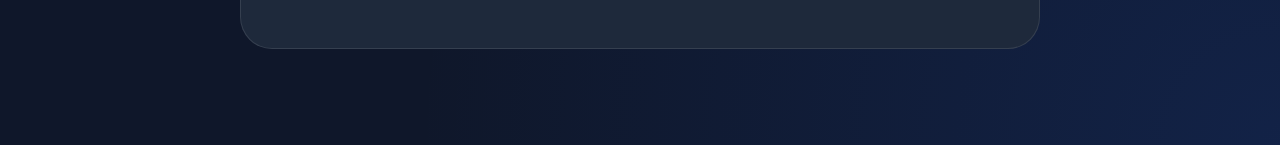
<file: articles/article8.html>
<!DOCTYPE html>
<html lang="en">
<head>
    
    <meta charset="UTF-8">
    <meta name="viewport" content="width=device-width, initial-scale=1.0">
    <title>Combating Digital Eye Strain: Protecting Your Vision in a Screen-Filled World - Health Hub</title>
    <link rel="stylesheet" href="../style.css">
    <link href="https://fonts.googleapis.com/css2?family=Inter:wght@300;400;500;600;700;800;900&display=swap" rel="stylesheet">
</head>
<body style="min-height: 100vh; background-color: #0f172a; color: #f8fafc; font-family: 'Inter', sans-serif;">
    <nav class="navbar" style="position: sticky; top: 0; background: rgba(15, 23, 42, 0.8); backdrop-filter: blur(16px); padding: 1rem 0; border-bottom: 1px solid rgba(255,255,255,0.1); z-index: 1000;">
        <div class="nav-container" style="max-width: 1200px; margin: 0 auto; padding: 0 2rem; display: flex; justify-content: space-between; align-items: center;">
            <a href="../index.html" class="brand" style="color: #fff; text-decoration: none; font-weight: 800; display: flex; align-items: center; gap: 0.75rem;"><div class="brand-dot" style="width: 10px; height: 10px; background: #3b82f6; border-radius: 50%; box-shadow: 0 0 10px #3b82f6;"></div>HEALTH HUB</a>
            <div class="nav-links"><a href="../index.html" style="color: #94a3b8; text-decoration: none; font-size: 0.9rem; font-weight: 500;">? Back</a></div>
        </div>
    </nav>
    <main class="container" style="padding: 6rem 2rem;">
        <article style="max-width: 800px; margin: 0 auto; background: #1e293b; padding: 4rem; border-radius: 32px; border: 1px solid rgba(255,255,255,0.1);">
            <header style="margin-bottom: 3rem; text-align: center;">
                <span style="color: #3b82f6; font-size: 0.8rem; font-weight: 800; text-transform: uppercase;">Health</span>
                <h1 style="font-size: 3.5rem; font-weight: 900; margin-top: 1rem; line-height: 1.1; color: #fff;">Combating Digital Eye Strain: Protecting Your Vision in a Screen-Filled World</h1>
            </header>
            <div style="line-height: 1.8; color: #94a3b8; font-size: 1.1rem;">
                <p style='margin-bottom: 2rem;'>Digital eye strain, or computer vision syndrome, is a group of eye and vision-related problems that result from prolonged computer, tablet, and smartphone use throughout the day.</p>
<p style='margin-bottom: 2rem;'>Symptoms include blurred vision, dry eyes, and headaches, often caused by our tendency to blink significantly less when looking at screens compared to reading a physical book.</p>
<p style='margin-bottom: 2rem;'>The 20-20-20 rule is the gold standard for eye health: every 20 minutes, look at something 20 feet away for at least 20 seconds to allow your eye muscles to relax from their near-focus state.</p>
<p style='margin-bottom: 2rem;'>Screen ergonomics are critical. Your monitor should be about 20 to 28 inches from your eyes and tilted slightly downward to reduce the amount of eye you have open, which prevents drying.</p>
<p style='margin-bottom: 2rem;'>Blue light filters or computer glasses can help reduce the glare and high-energy visible light that can disrupt your circadian rhythm and cause deeper retinal fatigue over time.</p>
<p style='margin-bottom: 2rem;'>Proper room lighting is often overlooked. Your screen should be the brightest thing in the room; if you have harsh overhead lights or bright windows, it can cause squinting and tension.</p>
<p style='margin-bottom: 2rem;'>Don't forget to blink! Consciously making an effort to blink fully and frequently helps restribute the tear film that keeps your eyes comfortable and protected from dust and light.</p>
<p style='margin-bottom: 2rem;'>Regular eye exams with a qualified professional can identify subtle changes in your vision that might be contributing to strain, allowing for proactive interventions like specialized lenses.</p>

            </div>
        </article>
    </main>
    
</body>
</html>
</file>
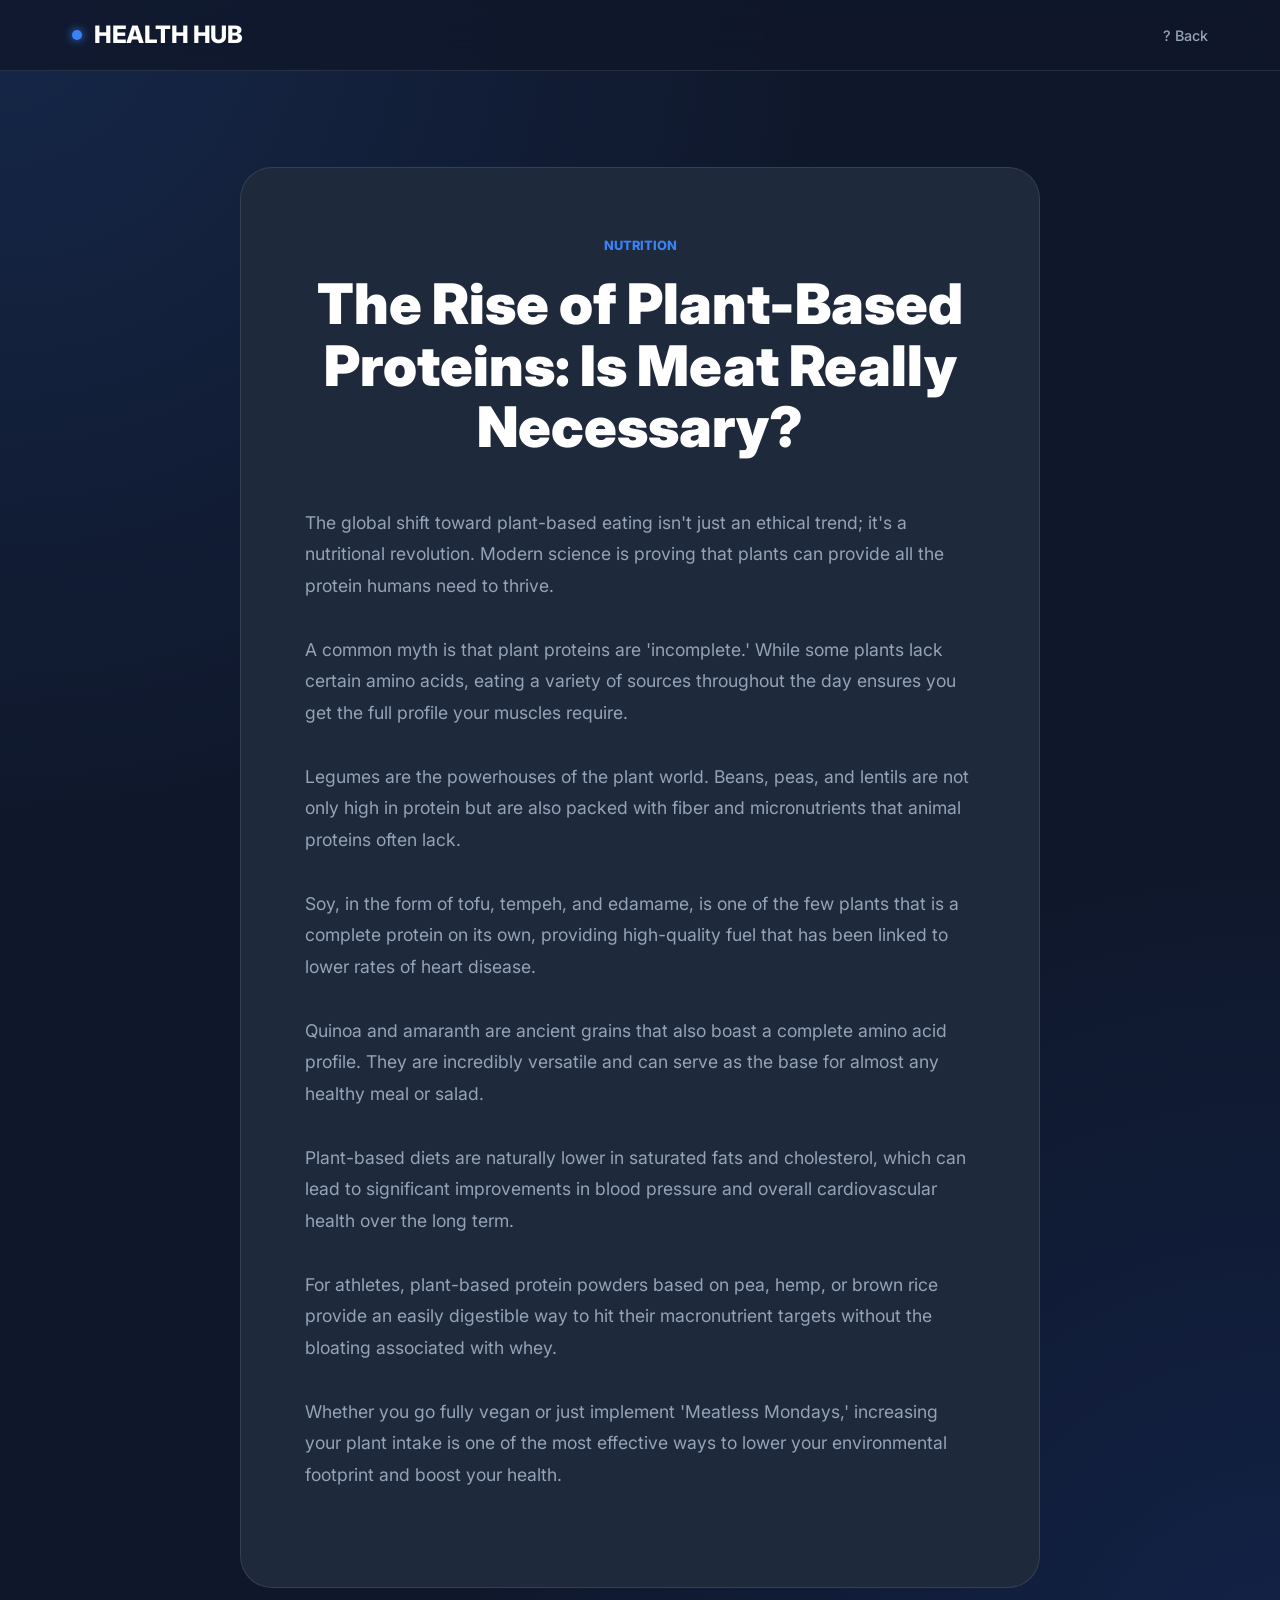
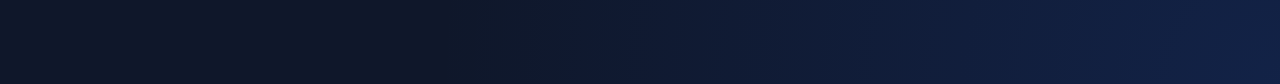
<file: articles/article9.html>
<!DOCTYPE html>
<html lang="en">
<head>
    
    <meta charset="UTF-8">
    <meta name="viewport" content="width=device-width, initial-scale=1.0">
    <title>The Rise of Plant-Based Proteins: Is Meat Really Necessary? - Health Hub</title>
    <link rel="stylesheet" href="../style.css">
    <link href="https://fonts.googleapis.com/css2?family=Inter:wght@300;400;500;600;700;800;900&display=swap" rel="stylesheet">
</head>
<body style="min-height: 100vh; background-color: #0f172a; color: #f8fafc; font-family: 'Inter', sans-serif;">
    <nav class="navbar" style="position: sticky; top: 0; background: rgba(15, 23, 42, 0.8); backdrop-filter: blur(16px); padding: 1rem 0; border-bottom: 1px solid rgba(255,255,255,0.1); z-index: 1000;">
        <div class="nav-container" style="max-width: 1200px; margin: 0 auto; padding: 0 2rem; display: flex; justify-content: space-between; align-items: center;">
            <a href="../index.html" class="brand" style="color: #fff; text-decoration: none; font-weight: 800; display: flex; align-items: center; gap: 0.75rem;"><div class="brand-dot" style="width: 10px; height: 10px; background: #3b82f6; border-radius: 50%; box-shadow: 0 0 10px #3b82f6;"></div>HEALTH HUB</a>
            <div class="nav-links"><a href="../index.html" style="color: #94a3b8; text-decoration: none; font-size: 0.9rem; font-weight: 500;">? Back</a></div>
        </div>
    </nav>
    <main class="container" style="padding: 6rem 2rem;">
        <article style="max-width: 800px; margin: 0 auto; background: #1e293b; padding: 4rem; border-radius: 32px; border: 1px solid rgba(255,255,255,0.1);">
            <header style="margin-bottom: 3rem; text-align: center;">
                <span style="color: #3b82f6; font-size: 0.8rem; font-weight: 800; text-transform: uppercase;">Nutrition</span>
                <h1 style="font-size: 3.5rem; font-weight: 900; margin-top: 1rem; line-height: 1.1; color: #fff;">The Rise of Plant-Based Proteins: Is Meat Really Necessary?</h1>
            </header>
            <div style="line-height: 1.8; color: #94a3b8; font-size: 1.1rem;">
                <p style='margin-bottom: 2rem;'>The global shift toward plant-based eating isn't just an ethical trend; it's a nutritional revolution. Modern science is proving that plants can provide all the protein humans need to thrive.</p>
<p style='margin-bottom: 2rem;'>A common myth is that plant proteins are 'incomplete.' While some plants lack certain amino acids, eating a variety of sources throughout the day ensures you get the full profile your muscles require.</p>
<p style='margin-bottom: 2rem;'>Legumes are the powerhouses of the plant world. Beans, peas, and lentils are not only high in protein but are also packed with fiber and micronutrients that animal proteins often lack.</p>
<p style='margin-bottom: 2rem;'>Soy, in the form of tofu, tempeh, and edamame, is one of the few plants that is a complete protein on its own, providing high-quality fuel that has been linked to lower rates of heart disease.</p>
<p style='margin-bottom: 2rem;'>Quinoa and amaranth are ancient grains that also boast a complete amino acid profile. They are incredibly versatile and can serve as the base for almost any healthy meal or salad.</p>
<p style='margin-bottom: 2rem;'>Plant-based diets are naturally lower in saturated fats and cholesterol, which can lead to significant improvements in blood pressure and overall cardiovascular health over the long term.</p>
<p style='margin-bottom: 2rem;'>For athletes, plant-based protein powders based on pea, hemp, or brown rice provide an easily digestible way to hit their macronutrient targets without the bloating associated with whey.</p>
<p style='margin-bottom: 2rem;'>Whether you go fully vegan or just implement 'Meatless Mondays,' increasing your plant intake is one of the most effective ways to lower your environmental footprint and boost your health.</p>

            </div>
        </article>
    </main>
    
</body>
</html>
</file>
<file: style.css>
/* Design System for Master Web 2 - Premium Blue Edition */
:root {
  --primary: #3b82f6;
  --primary-glow: rgba(59, 130, 246, 0.5);
  --secondary: #60a5fa;
  --bg-dark: #0f172a;
  --bg-card: #1e293b;
  --text-main: #f8fafc;
  --text-muted: #94a3b8;
  --glass-border: rgba(255, 255, 255, 0.1);
  --nav-bg: rgba(15, 23, 42, 0.8);
  
  /* Compatibility for old article files */
  --primary-neon: #3b82f6;
  --secondary-neon: #60a5fa;
}

/* Internal Article Styles (for articles/*.html) */
.container article {
  max-width: 800px;
  margin: 0 auto;
  padding: 4rem 2rem;
  background: var(--bg-card);
  border-radius: 32px;
  border: 1px solid var(--glass-border);
}

.container article h1 {
  font-size: 3.5rem;
  font-weight: 800;
  margin-bottom: 2rem;
  line-height: 1.1;
}

.container article img {
  width: 100%;
  border-radius: 24px;
  margin-bottom: 2.5rem;
  border: 1px solid var(--glass-border);
}

* {
  margin: 0;
  padding: 0;
  box-sizing: border-box;
}

body {
  min-height: 100vh;
  background-color: var(--bg-dark);
  background-image: 
    radial-gradient(circle at 0% 0%, rgba(59, 130, 246, 0.15) 0%, transparent 40%),
    radial-gradient(circle at 100% 100%, rgba(37, 99, 235, 0.15) 0%, transparent 40%);
  color: var(--text-main);
  font-family: 'Inter', -apple-system, BlinkMacSystemFont, "Segoe UI", Roboto, sans-serif;
  line-height: 1.6;
  overflow-x: hidden;
}

/* Navbar */
.navbar {
  position: sticky;
  top: 0;
  background: var(--nav-bg);
  backdrop-filter: blur(16px);
  border-bottom: 1px solid var(--glass-border);
  z-index: 1000;
  padding: 1rem 0;
}

.nav-container {
  max-width: 1200px;
  margin: 0 auto;
  padding: 0 2rem;
  display: flex;
  justify-content: space-between;
  align-items: center;
}

.brand {
  font-size: 1.5rem;
  font-weight: 800;
  color: #fff;
  text-decoration: none;
  display: flex;
  align-items: center;
  gap: 0.75rem;
  letter-spacing: -0.5px;
}

.brand-dot {
  width: 10px;
  height: 10px;
  background: var(--primary);
  border-radius: 50%;
  box-shadow: 0 0 10px var(--primary);
}

.nav-links {
  display: flex;
  gap: 2.5rem;
}

.nav-links a {
  color: var(--text-muted);
  text-decoration: none;
  font-size: 0.9rem;
  font-weight: 500;
  transition: all 0.3s ease;
}

.nav-links a:hover {
  color: var(--primary);
}

/* Hero Section */
.hero {
  max-width: 1000px;
  margin: 8rem auto 4rem;
  text-align: center;
  padding: 0 2rem;
}

.hero-badge {
  display: inline-block;
  padding: 0.5rem 1.25rem;
  background: rgba(59, 130, 246, 0.1);
  border: 1px solid rgba(59, 130, 246, 0.2);
  border-radius: 99px;
  color: var(--primary);
  font-size: 0.8rem;
  font-weight: 700;
  margin-bottom: 2rem;
  text-transform: uppercase;
  letter-spacing: 1px;
}

.hero h1 {
  font-size: 4.5rem;
  font-weight: 900;
  line-height: 1.1;
  margin-bottom: 1.5rem;
  background: linear-gradient(to bottom right, #fff 50%, var(--secondary));
  -webkit-background-clip: text;
  -webkit-text-fill-color: transparent;
  letter-spacing: -2px;
}

.hero p {
  font-size: 1.25rem;
  color: var(--text-muted);
  max-width: 600px;
  margin: 0 auto;
}

/* Articles Grid */
.articles-section {
  max-width: 1200px;
  margin: 4rem auto 8rem;
  padding: 0 2rem;
}

.article-grid {
  display: grid;
  grid-template-columns: repeat(auto-fill, minmax(340px, 1fr));
  gap: 2.5rem;
}

.card {
  background: var(--bg-card);
  border: 1px solid var(--glass-border);
  border-radius: 24px;
  padding: 2.5rem;
  display: flex;
  flex-direction: column;
  transition: all 0.4s cubic-bezier(0.165, 0.84, 0.44, 1);
  cursor: pointer;
  position: relative;
  overflow: hidden;
}

.card:hover {
  transform: translateY(-8px);
  border-color: var(--primary);
  box-shadow: 0 20px 40px rgba(0, 0, 0, 0.3);
}

.card::after {
  content: '';
  position: absolute;
  top: 0;
  left: 0;
  right: 0;
  height: 2px;
  background: linear-gradient(90deg, transparent, var(--primary), transparent);
  opacity: 0;
  transition: opacity 0.3s;
}

.card:hover::after {
  opacity: 1;
}

.card-tag {
  color: var(--primary);
  font-size: 0.75rem;
  font-weight: 700;
  text-transform: uppercase;
  letter-spacing: 1.5px;
  margin-bottom: 1.25rem;
}

.card-title {
  font-size: 1.5rem;
  font-weight: 700;
  margin-bottom: 1rem;
  line-height: 1.3;
}

.card-desc {
  color: var(--text-muted);
  font-size: 1rem;
  margin-bottom: 2rem;
  display: -webkit-box;
  -webkit-line-clamp: 3;
  -webkit-box-orient: vertical;
  overflow: hidden;
}

.card-link {
  margin-top: auto;
  color: #fff;
  text-decoration: none;
  font-weight: 700;
  font-size: 0.9rem;
  display: flex;
  align-items: center;
  gap: 0.5rem;
  transition: gap 0.2s;
}

.card-link:hover {
  gap: 0.75rem;
}

/* Footer */
footer {
  text-align: center;
  padding: 6rem 0;
  border-top: 1px solid var(--glass-border);
  color: var(--text-muted);
  font-size: 0.9rem;
}

/* Loading States & Transitions */
.fade-in {
  animation: fadeIn 0.8s ease forwards;
}

@keyframes fadeIn {
  from { opacity: 0; transform: translateY(20px); }
  to { opacity: 1; transform: translateY(0); }
}

@media (max-width: 768px) {
  .hero h1 { font-size: 3rem; }
  .nav-links { display: none; }
  .article-grid { grid-template-columns: 1fr; }
}
</file>
